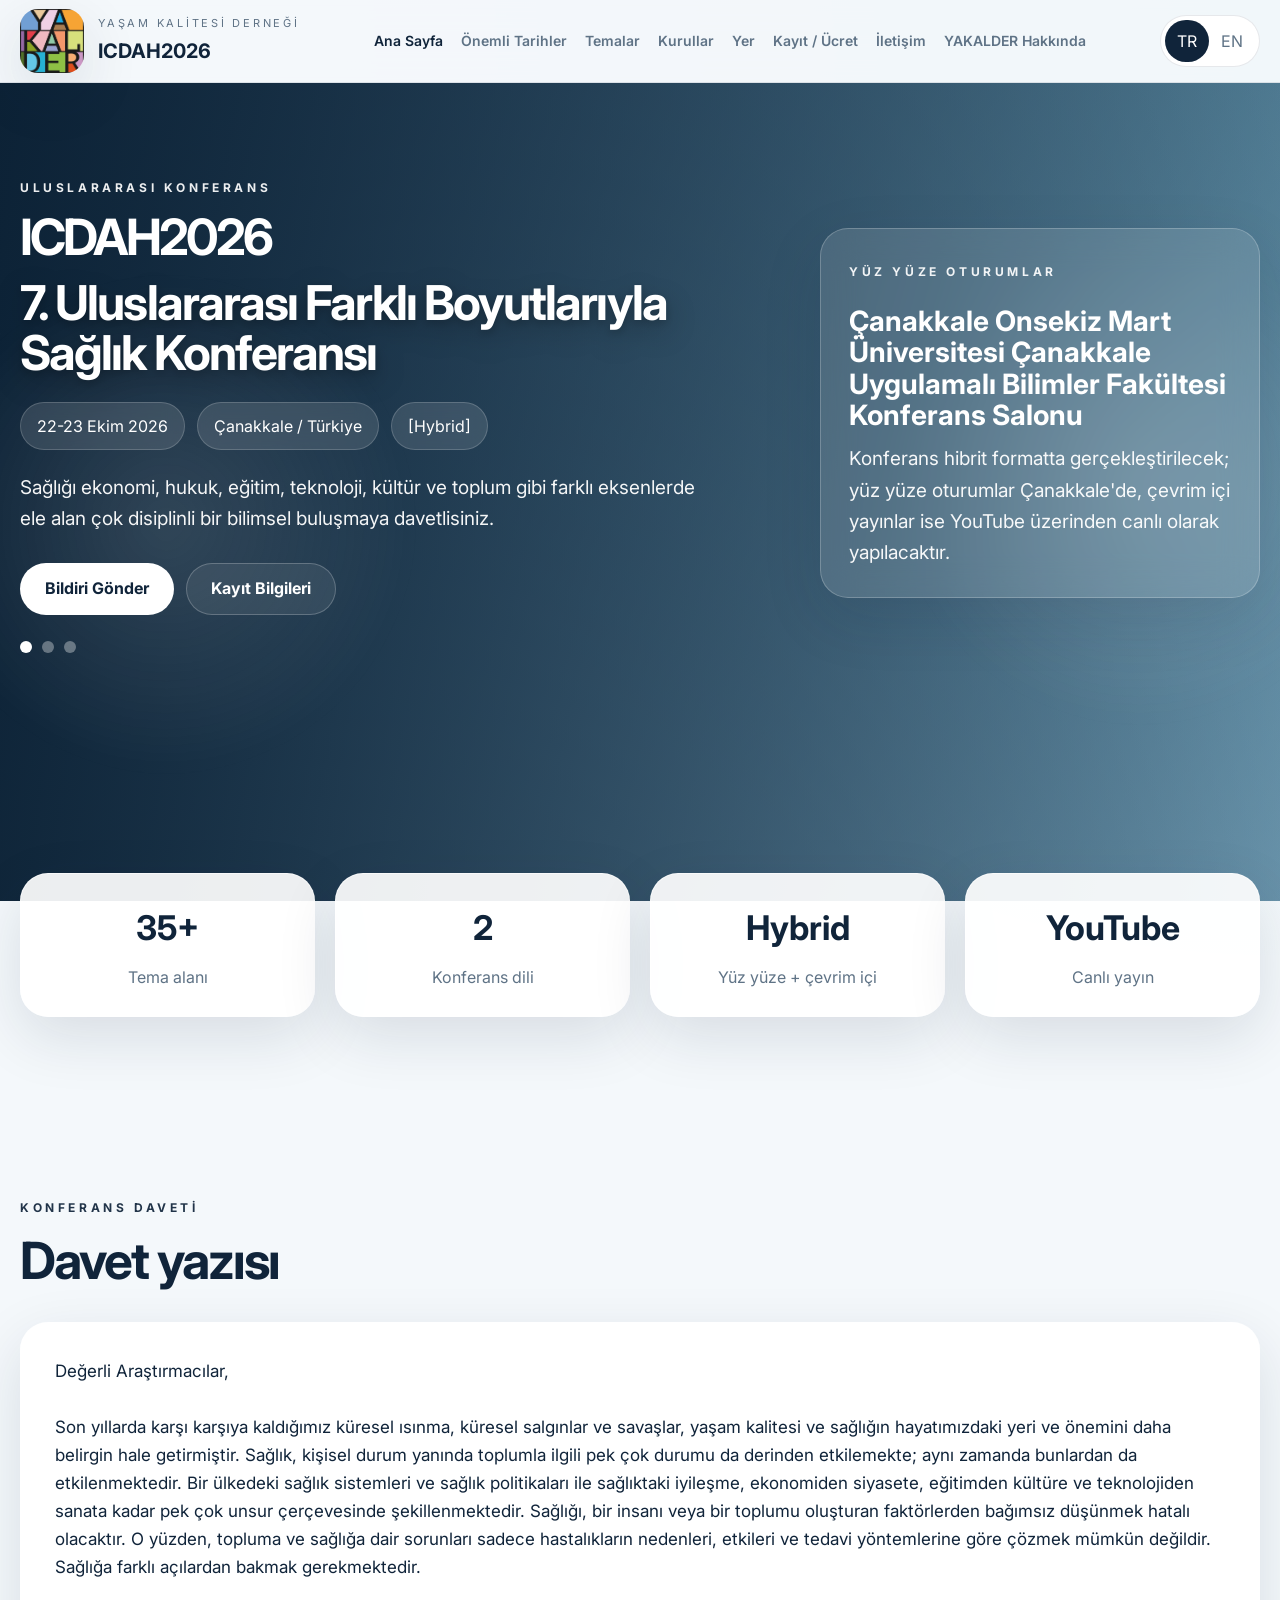
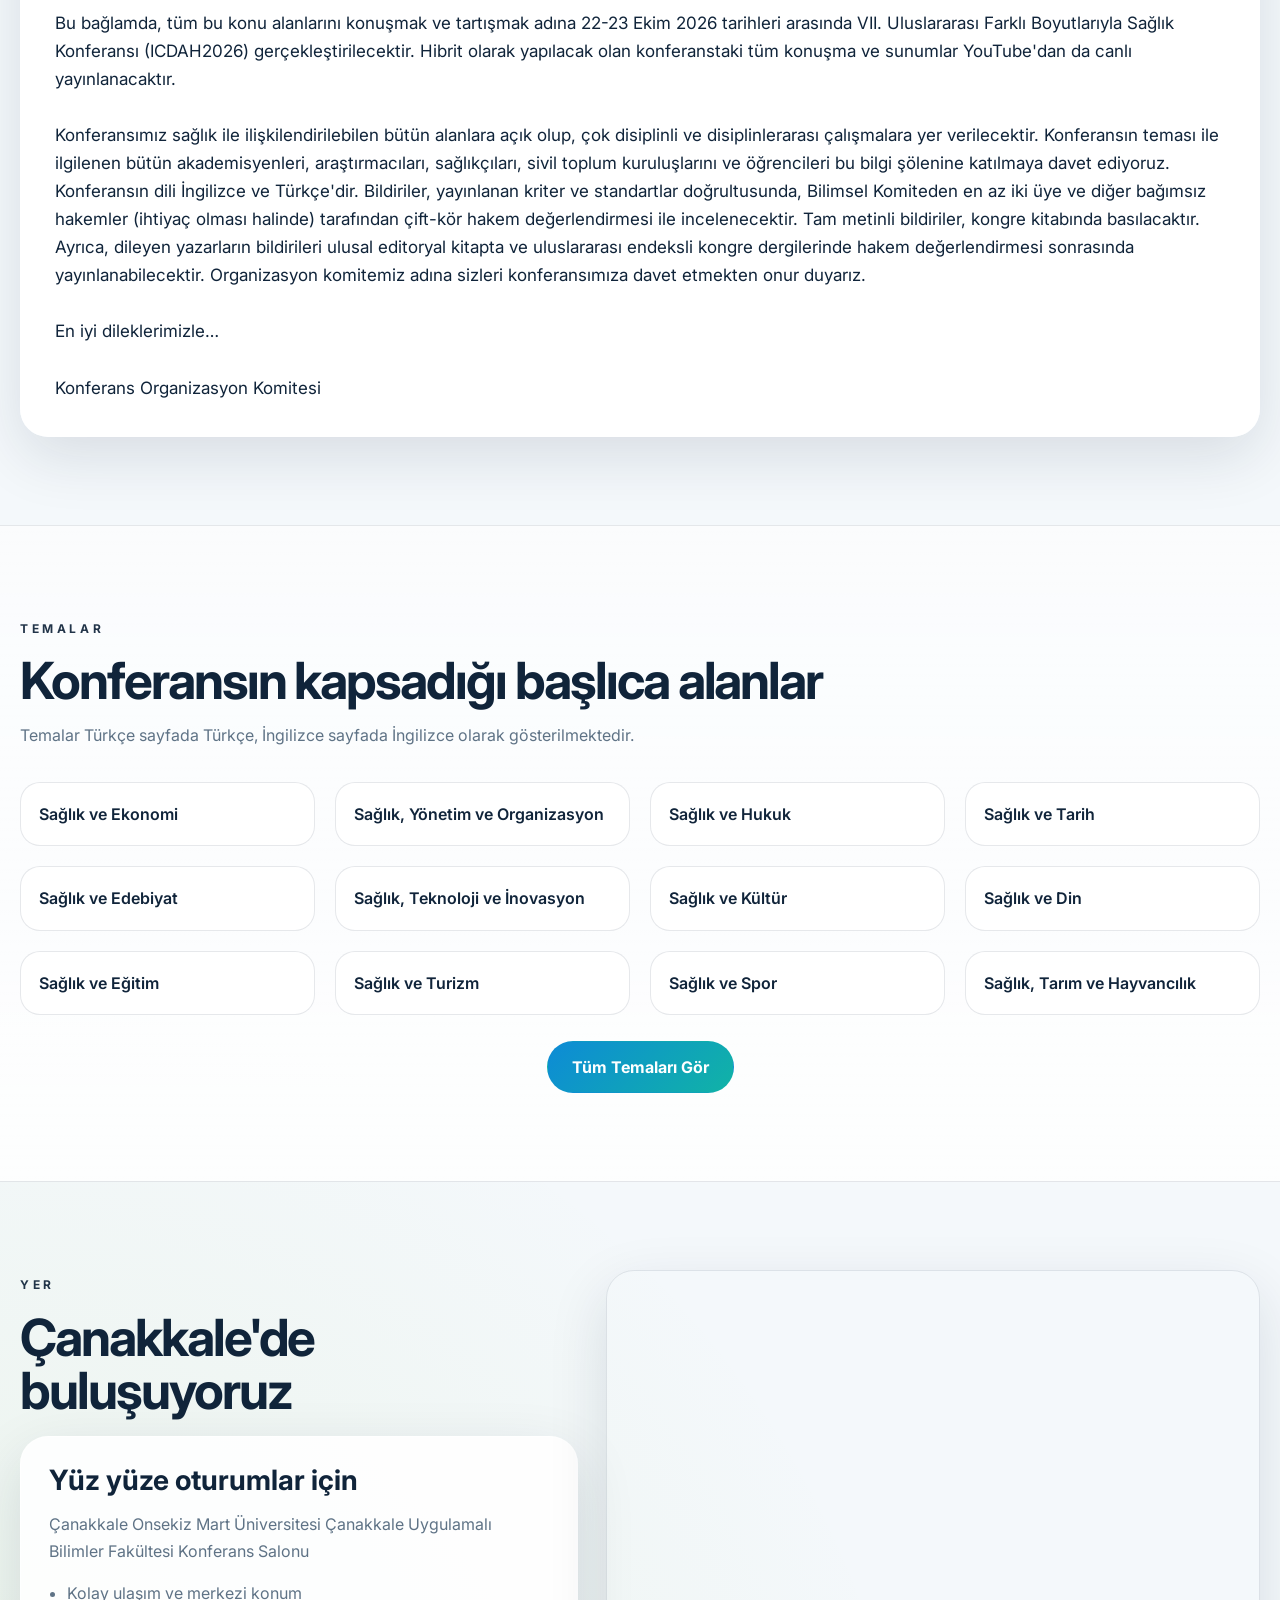
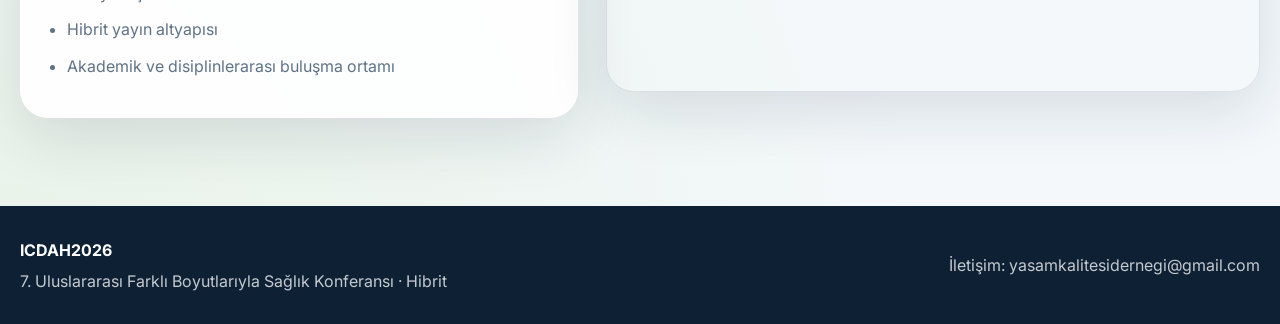
<file: index.html>
<!DOCTYPE html><html lang="tr" class="lang-tr"><head><title>ICDAH2026 | Ana Sayfa</title>
<meta charset="UTF-8">
<meta name="viewport" content="width=device-width, initial-scale=1.0">
<link rel="preconnect" href="https://fonts.googleapis.com">
<link rel="preconnect" href="https://fonts.gstatic.com" crossorigin>
<link href="https://fonts.googleapis.com/css2?family=Inter:wght@400;500;600;700;800&display=swap" rel="stylesheet">
<link rel="stylesheet" href="style.css">
</head><body>

<header class="topbar">
  <div class="container topbar-inner">
    <a href="index.html" class="brand">
      <span class="brand-mark"><img src="logo.png" alt="Dernek logosu"></span>
      <span class="brand-copy">
        <small><span data-lang-inline="tr">Yaşam Kalitesi Derneği</span><span data-lang-inline="en">Quality of Life Association</span></small>
        <strong>ICDAH2026</strong>
      </span>
    </a>
    <nav class="desktop-nav">
      <a href="index.html" class="active"><span data-lang-inline="tr">Ana Sayfa</span><span data-lang-inline="en">Home</span></a><a href="dates.html"><span data-lang-inline="tr">Önemli Tarihler</span><span data-lang-inline="en">Important Dates</span></a><a href="programme.html"><span data-lang-inline="tr">Temalar</span><span data-lang-inline="en">Themes</span></a><a href="speakers.html"><span data-lang-inline="tr">Kurullar</span><span data-lang-inline="en">Boards</span></a><a href="venue.html"><span data-lang-inline="tr">Yer</span><span data-lang-inline="en">Venue</span></a><a href="register.html"><span data-lang-inline="tr">Kayıt / Ücret</span><span data-lang-inline="en">Registration / Fee</span></a><a href="contact.html"><span data-lang-inline="tr">İletişim</span><span data-lang-inline="en">Contact</span></a><a href="https://yakalder.org/" target="_blank" rel="noopener"><span data-lang-inline="tr">YAKALDER Hakkında</span><span data-lang-inline="en">About YAKALDER</span></a>
    </nav>
    <div class="topbar-actions">
      <div class="lang-switch"><button id="langTR" class="active" type="button">TR</button><button id="langEN" type="button">EN</button></div>
      <button class="menu-toggle" id="menuToggle" type="button">☰</button>
    </div>
  </div>
  <div class="container mobile-panel" id="mobilePanel">
    <nav><a href="index.html"><span data-lang-inline="tr">Ana Sayfa</span><span data-lang-inline="en">Home</span></a><a href="dates.html"><span data-lang-inline="tr">Önemli Tarihler</span><span data-lang-inline="en">Important Dates</span></a><a href="programme.html"><span data-lang-inline="tr">Temalar</span><span data-lang-inline="en">Themes</span></a><a href="speakers.html"><span data-lang-inline="tr">Kurullar</span><span data-lang-inline="en">Boards</span></a><a href="venue.html"><span data-lang-inline="tr">Yer</span><span data-lang-inline="en">Venue</span></a><a href="register.html"><span data-lang-inline="tr">Kayıt / Ücret</span><span data-lang-inline="en">Registration / Fee</span></a><a href="contact.html"><span data-lang-inline="tr">İletişim</span><span data-lang-inline="en">Contact</span></a><a href="https://yakalder.org/" target="_blank" rel="noopener"><span data-lang-inline="tr">YAKALDER Hakkında</span><span data-lang-inline="en">About YAKALDER</span></a></nav>
  </div>
</header>


<main>
<section class="hero"><div class="hero-slider" aria-hidden="true"><div class="hero-slide active hero-slide-1"></div><div class="hero-slide hero-slide-2"></div><div class="hero-slide hero-slide-3"></div><div class="hero-overlay"></div><div class="hero-particles"></div></div>
<div class="container hero-inner"><div class="hero-copy">
<div class="eyebrow"><span data-lang-inline="tr">Uluslararası Konferans</span><span data-lang-inline="en">International Conference</span></div>
<h1 class="hero-main-title">ICDAH2026</h1>
<h2 class="hero-conference-title"><span data-lang="tr">7. Uluslararası Farklı Boyutlarıyla Sağlık Konferansı</span><span data-lang="en">7th International Conference on Different Aspects of Health</span></h2>
<div class="hero-meta"><span>22-23 Ekim 2026</span><span>Çanakkale / Türkiye</span><span>[Hybrid]</span></div>
<p><span data-lang="tr">Sağlığı ekonomi, hukuk, eğitim, teknoloji, kültür ve toplum gibi farklı eksenlerde ele alan çok disiplinli bir bilimsel buluşmaya davetlisiniz.</span><span data-lang="en">You are invited to a multidisciplinary scientific gathering that explores health through economy, law, education, technology, culture, and society.</span></p>
<div class="hero-cta"><a class="btn btn-primary" id="submitPaperBtn" href="#"><span data-lang-inline="tr">Bildiri Gönder</span><span data-lang-inline="en">Submit Paper</span></a><a class="btn btn-secondary" href="register.html"><span data-lang-inline="tr">Kayıt Bilgileri</span><span data-lang-inline="en">Registration Info</span></a></div>
<div class="slider-dots"><button class="slider-dot active" data-slide="0"></button><button class="slider-dot" data-slide="1"></button><button class="slider-dot" data-slide="2"></button></div>
</div>
<aside class="hero-card"><div class="eyebrow"><span data-lang-inline="tr">Yüz yüze oturumlar</span><span data-lang-inline="en">In-person sessions</span></div><h3><span data-lang="tr">Çanakkale Onsekiz Mart Üniversitesi Çanakkale Uygulamalı Bilimler Fakültesi Konferans Salonu</span><span data-lang="en">Çanakkale Onsekiz Mart Üniversitesi Çanakkale Uygulamalı Bilimler Fakültesi Konferans Salonu</span></h3><p><span data-lang="tr">Konferans hibrit formatta gerçekleştirilecek; yüz yüze oturumlar Çanakkale'de, çevrim içi yayınlar ise YouTube üzerinden canlı olarak yapılacaktır.</span><span data-lang="en">The conference will be held in a hybrid format; in-person sessions will take place in Çanakkale, while online sessions will be broadcast live on YouTube.</span></p></aside></div></section>
<section class="section section-tight"><div class="container stats-grid"><article class="stat-card"><strong>35+</strong><span data-lang="tr">Tema alanı</span><span data-lang="en">Theme areas</span></article><article class="stat-card"><strong>2</strong><span data-lang="tr">Konferans dili</span><span data-lang="en">Conference languages</span></article><article class="stat-card"><strong>Hybrid</strong><span data-lang="tr">Yüz yüze + çevrim içi</span><span data-lang="en">On-site + online</span></article><article class="stat-card"><strong>YouTube</strong><span data-lang="tr">Canlı yayın</span><span data-lang="en">Live streaming</span></article></div></section>
<section class="section"><div class="container"><div class="section-head narrow"><div class="eyebrow"><span data-lang-inline="tr">Konferans Daveti</span><span data-lang-inline="en">Conference Invitation</span></div><h2><span data-lang="tr">Davet yazısı</span><span data-lang="en">Invitation letter</span></h2></div><div class="prose-card"><p data-lang="tr">Değerli Araştırmacılar,<br><br>Son yıllarda karşı karşıya kaldığımız küresel ısınma, küresel salgınlar ve savaşlar, yaşam kalitesi ve sağlığın hayatımızdaki yeri ve önemini daha belirgin hale getirmiştir. Sağlık, kişisel durum yanında toplumla ilgili pek çok durumu da derinden etkilemekte; aynı zamanda bunlardan da etkilenmektedir. Bir ülkedeki sağlık sistemleri ve sağlık politikaları ile sağlıktaki iyileşme, ekonomiden siyasete, eğitimden kültüre ve teknolojiden sanata kadar pek çok unsur çerçevesinde şekillenmektedir. Sağlığı, bir insanı veya bir toplumu oluşturan faktörlerden bağımsız düşünmek hatalı olacaktır. O yüzden, topluma ve sağlığa dair sorunları sadece hastalıkların nedenleri, etkileri ve tedavi yöntemlerine göre çözmek mümkün değildir. Sağlığa farklı açılardan bakmak gerekmektedir.<br><br>Bu bağlamda, tüm bu konu alanlarını konuşmak ve tartışmak adına 22-23 Ekim 2026 tarihleri arasında VII. Uluslararası Farklı Boyutlarıyla Sağlık Konferansı (ICDAH2026) gerçekleştirilecektir. Hibrit olarak yapılacak olan konferanstaki tüm konuşma ve sunumlar YouTube'dan da canlı yayınlanacaktır.<br><br>Konferansımız sağlık ile ilişkilendirilebilen bütün alanlara açık olup, çok disiplinli ve disiplinlerarası çalışmalara yer verilecektir. Konferansın teması ile ilgilenen bütün akademisyenleri, araştırmacıları, sağlıkçıları, sivil toplum kuruluşlarını ve öğrencileri bu bilgi şölenine katılmaya davet ediyoruz. Konferansın dili İngilizce ve Türkçe'dir. Bildiriler, yayınlanan kriter ve standartlar doğrultusunda, Bilimsel Komiteden en az iki üye ve diğer bağımsız hakemler (ihtiyaç olması halinde) tarafından çift-kör hakem değerlendirmesi ile incelenecektir. Tam metinli bildiriler, kongre kitabında basılacaktır. Ayrıca, dileyen yazarların bildirileri ulusal editoryal kitapta ve uluslararası endeksli kongre dergilerinde hakem değerlendirmesi sonrasında yayınlanabilecektir. Organizasyon komitemiz adına sizleri konferansımıza davet etmekten onur duyarız.<br><br>En iyi dileklerimizle…<br><br>Konferans Organizasyon Komitesi</p><p data-lang="en">Dear Researchers,<br><br>Global warming, pandemics, and wars have made the place and importance of health and quality of life even more visible in recent years. Health deeply affects many conditions related to society in addition to the individual, and it is also shaped by them. In a country, health systems, health policies, and improvements in health are influenced by many elements ranging from the economy to politics, from education to culture, and from technology to art. It would be a mistake to think about health independently from the factors that shape an individual or a society. Therefore, it is not possible to solve social and health-related problems only through the causes, effects, and treatment methods of diseases. Health should be approached from multiple perspectives.<br><br>In this context, the 7th International Conference on Different Aspects of Health (ICDAH2026) will be held on 22-23 October 2026 in order to discuss and debate all of these fields. The conference will be organized in a hybrid format, and all talks and presentations will also be streamed live on YouTube.<br><br>Our conference is open to all fields that can be associated with health, and it welcomes multidisciplinary and interdisciplinary studies. We invite all academics, researchers, health professionals, non-governmental organizations, and students who are interested in the conference theme to take part in this knowledge-sharing event. The languages of the conference are English and Turkish. Submitted papers will be evaluated through a double-blind review process by at least two members of the Scientific Committee and, when necessary, additional independent reviewers, in line with the announced criteria and standards. Full papers will be published in the conference book. In addition, papers of authors who wish may be published in a national editorial book and in internationally indexed conference journals after peer review. On behalf of our organizing committee, it is our honor to invite you to our conference.<br><br>With our best regards,<br><br>Conference Organizing Committee</p></div></div></section>
<section class="section alt"><div class="container"><div class="section-head"><div class="eyebrow"><span data-lang-inline="tr">Temalar</span><span data-lang-inline="en">Themes</span></div><h2><span data-lang="tr">Konferansın kapsadığı başlıca alanlar</span><span data-lang="en">Major areas covered by the conference</span></h2><p><span data-lang="tr">Temalar Türkçe sayfada Türkçe, İngilizce sayfada İngilizce olarak gösterilmektedir.</span><span data-lang="en">Themes are displayed in Turkish on the Turkish page and in English on the English page.</span></p></div><div class="theme-preview-grid"><div class="mini-theme"><span data-lang="tr">Sağlık ve Ekonomi</span><span data-lang="en">Health and Economy</span></div><div class="mini-theme"><span data-lang="tr">Sağlık, Yönetim ve Organizasyon</span><span data-lang="en">Health, Management and Organization</span></div><div class="mini-theme"><span data-lang="tr">Sağlık ve Hukuk</span><span data-lang="en">Health and Law</span></div><div class="mini-theme"><span data-lang="tr">Sağlık ve Tarih</span><span data-lang="en">Health and History</span></div><div class="mini-theme"><span data-lang="tr">Sağlık ve Edebiyat</span><span data-lang="en">Health and Literature</span></div><div class="mini-theme"><span data-lang="tr">Sağlık, Teknoloji ve İnovasyon</span><span data-lang="en">Health, Technology and Innovation</span></div><div class="mini-theme"><span data-lang="tr">Sağlık ve Kültür</span><span data-lang="en">Health and Culture</span></div><div class="mini-theme"><span data-lang="tr">Sağlık ve Din</span><span data-lang="en">Health and Religion</span></div><div class="mini-theme"><span data-lang="tr">Sağlık ve Eğitim</span><span data-lang="en">Health and Education</span></div><div class="mini-theme"><span data-lang="tr">Sağlık ve Turizm</span><span data-lang="en">Health and Tourism</span></div><div class="mini-theme"><span data-lang="tr">Sağlık ve Spor</span><span data-lang="en">Health and Sports</span></div><div class="mini-theme"><span data-lang="tr">Sağlık, Tarım ve Hayvancılık</span><span data-lang="en">Health, Agriculture and Livestock</span></div></div><div class="centered-actions"><a class="btn btn-primary dark" href="programme.html"><span data-lang-inline="tr">Tüm Temaları Gör</span><span data-lang-inline="en">View All Themes</span></a></div></div></section>
<section class="section"><div class="container grid-2"><div><div class="section-head compact"><div class="eyebrow"><span data-lang-inline="tr">Yer</span><span data-lang-inline="en">Venue</span></div><h2><span data-lang="tr">Çanakkale'de buluşuyoruz</span><span data-lang="en">Meeting in Çanakkale</span></h2></div><div class="card"><h3><span data-lang="tr">Yüz yüze oturumlar için</span><span data-lang="en">For in-person sessions</span></h3><p>Çanakkale Onsekiz Mart Üniversitesi Çanakkale Uygulamalı Bilimler Fakültesi Konferans Salonu</p><ul class="feature-list"><li><span data-lang="tr">Kolay ulaşım ve merkezi konum</span><span data-lang="en">Easy access and central location</span></li><li><span data-lang="tr">Hibrit yayın altyapısı</span><span data-lang="en">Hybrid streaming infrastructure</span></li><li><span data-lang="tr">Akademik ve disiplinlerarası buluşma ortamı</span><span data-lang="en">Academic and interdisciplinary meeting environment</span></li></ul></div></div><div class="map-wrap"><iframe title="Conference venue map" src="https://www.google.com/maps?q=Çanakkale%20Onsekiz%20Mart%20Üniversitesi%20Çanakkale%20Uygulamalı%20Bilimler%20Fakültesi&output=embed" loading="lazy" referrerpolicy="no-referrer-when-downgrade" allowfullscreen></iframe></div></div></section>
</main>
<footer class="footer">
  <div class="container footer-inner">
    <div><strong>ICDAH2026</strong><div><span data-lang-inline="tr">7. Uluslararası Farklı Boyutlarıyla Sağlık Konferansı · Hibrit</span><span data-lang-inline="en">7th International Conference on Different Aspects of Health · Hybrid</span></div></div>
    <div><span data-lang-inline="tr">İletişim: yasamkalitesidernegi@gmail.com</span><span data-lang-inline="en">Contact: yasamkalitesidernegi@gmail.com</span></div>
  </div>
</footer>
<script src="script.js"></script></body></html>
</file>
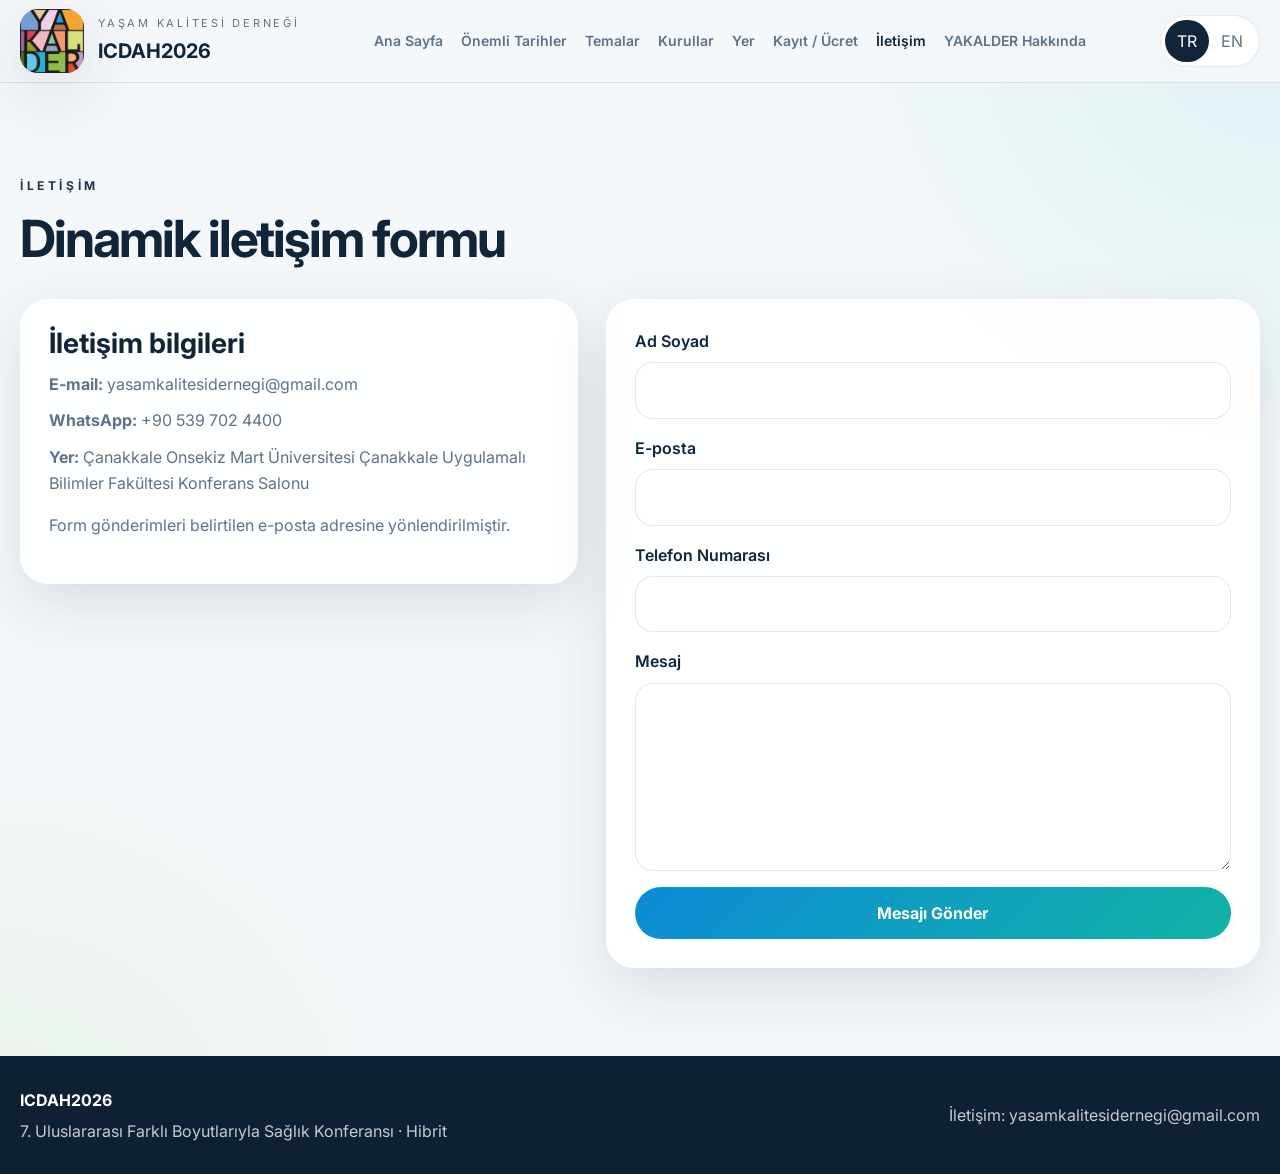
<file: contact.html>
<!DOCTYPE html><html lang="tr" class="lang-tr"><head><title>ICDAH2026 | İletişim</title>
<meta charset="UTF-8">
<meta name="viewport" content="width=device-width, initial-scale=1.0">
<link rel="preconnect" href="https://fonts.googleapis.com">
<link rel="preconnect" href="https://fonts.gstatic.com" crossorigin>
<link href="https://fonts.googleapis.com/css2?family=Inter:wght@400;500;600;700;800&display=swap" rel="stylesheet">
<link rel="stylesheet" href="style.css">
</head><body>

<header class="topbar">
  <div class="container topbar-inner">
    <a href="index.html" class="brand">
      <span class="brand-mark"><img src="logo.png" alt="Dernek logosu"></span>
      <span class="brand-copy">
        <small><span data-lang-inline="tr">Yaşam Kalitesi Derneği</span><span data-lang-inline="en">Quality of Life Association</span></small>
        <strong>ICDAH2026</strong>
      </span>
    </a>
    <nav class="desktop-nav">
      <a href="index.html"><span data-lang-inline="tr">Ana Sayfa</span><span data-lang-inline="en">Home</span></a><a href="dates.html"><span data-lang-inline="tr">Önemli Tarihler</span><span data-lang-inline="en">Important Dates</span></a><a href="programme.html"><span data-lang-inline="tr">Temalar</span><span data-lang-inline="en">Themes</span></a><a href="speakers.html"><span data-lang-inline="tr">Kurullar</span><span data-lang-inline="en">Boards</span></a><a href="venue.html"><span data-lang-inline="tr">Yer</span><span data-lang-inline="en">Venue</span></a><a href="register.html"><span data-lang-inline="tr">Kayıt / Ücret</span><span data-lang-inline="en">Registration / Fee</span></a><a href="contact.html" class="active"><span data-lang-inline="tr">İletişim</span><span data-lang-inline="en">Contact</span></a><a href="https://yakalder.org/" target="_blank" rel="noopener"><span data-lang-inline="tr">YAKALDER Hakkında</span><span data-lang-inline="en">About YAKALDER</span></a>
    </nav>
    <div class="topbar-actions">
      <div class="lang-switch"><button id="langTR" class="active" type="button">TR</button><button id="langEN" type="button">EN</button></div>
      <button class="menu-toggle" id="menuToggle" type="button">☰</button>
    </div>
  </div>
  <div class="container mobile-panel" id="mobilePanel">
    <nav><a href="index.html"><span data-lang-inline="tr">Ana Sayfa</span><span data-lang-inline="en">Home</span></a><a href="dates.html"><span data-lang-inline="tr">Önemli Tarihler</span><span data-lang-inline="en">Important Dates</span></a><a href="programme.html"><span data-lang-inline="tr">Temalar</span><span data-lang-inline="en">Themes</span></a><a href="speakers.html"><span data-lang-inline="tr">Kurullar</span><span data-lang-inline="en">Boards</span></a><a href="venue.html"><span data-lang-inline="tr">Yer</span><span data-lang-inline="en">Venue</span></a><a href="register.html"><span data-lang-inline="tr">Kayıt / Ücret</span><span data-lang-inline="en">Registration / Fee</span></a><a href="contact.html"><span data-lang-inline="tr">İletişim</span><span data-lang-inline="en">Contact</span></a><a href="https://yakalder.org/" target="_blank" rel="noopener"><span data-lang-inline="tr">YAKALDER Hakkında</span><span data-lang-inline="en">About YAKALDER</span></a></nav>
  </div>
</header>

<main class="section"><div class="container"><div class="section-head"><div class="eyebrow"><span data-lang-inline="tr">İletişim</span><span data-lang-inline="en">Contact</span></div><h2><span data-lang="tr">Dinamik iletişim formu</span><span data-lang="en">Dynamic contact form</span></h2></div><div class="grid-2"><article class="card"><h3><span data-lang="tr">İletişim bilgileri</span><span data-lang="en">Contact information</span></h3><div class="info-stack"><div><strong>E-mail:</strong> yasamkalitesidernegi@gmail.com</div><div><strong>WhatsApp:</strong> +90 539 702 4400</div><div><strong><span data-lang-inline="tr">Yer:</span><span data-lang-inline="en">Venue:</span></strong> Çanakkale Onsekiz Mart Üniversitesi Çanakkale Uygulamalı Bilimler Fakültesi Konferans Salonu</div></div><p class="muted"><span data-lang="tr">Form gönderimleri belirtilen e-posta adresine yönlendirilmiştir.</span><span data-lang="en">Form submissions are directed to the specified email address.</span></p></article><article class="card"><form class="contact-form" action="https://formsubmit.co/yasamkalitesidernegi@gmail.com" method="POST"><input type="hidden" name="_subject" value="ICDAH2026 Contact Form Submission"><input type="hidden" name="_captcha" value="true"><input type="hidden" name="_template" value="table"><input type="hidden" name="_next" value="https://example.com/thanks"><input type="hidden" name="_replyto" value=""><input type="text" name="_honey" class="hidden-field" tabindex="-1" autocomplete="off"><label><span><span data-lang-inline="tr">Ad Soyad</span><span data-lang-inline="en">Full Name</span></span><input type="text" name="Ad Soyad" required></label><label><span><span data-lang-inline="tr">E-posta</span><span data-lang-inline="en">Email</span></span><input type="email" id="replyEmail" name="Email" required></label><label><span><span data-lang-inline="tr">Telefon Numarası</span><span data-lang-inline="en">Phone Number</span></span><input type="tel" name="Telefon" required></label><label><span><span data-lang-inline="tr">Mesaj</span><span data-lang-inline="en">Message</span></span><textarea name="Mesaj" rows="6" required></textarea></label><button class="btn btn-primary dark" type="submit"><span data-lang-inline="tr">Mesajı Gönder</span><span data-lang-inline="en">Send Message</span></button></form></article></div></div></main>
<footer class="footer">
  <div class="container footer-inner">
    <div><strong>ICDAH2026</strong><div><span data-lang-inline="tr">7. Uluslararası Farklı Boyutlarıyla Sağlık Konferansı · Hibrit</span><span data-lang-inline="en">7th International Conference on Different Aspects of Health · Hybrid</span></div></div>
    <div><span data-lang-inline="tr">İletişim: yasamkalitesidernegi@gmail.com</span><span data-lang-inline="en">Contact: yasamkalitesidernegi@gmail.com</span></div>
  </div>
</footer>
<script src="script.js"></script></body></html>
</file>
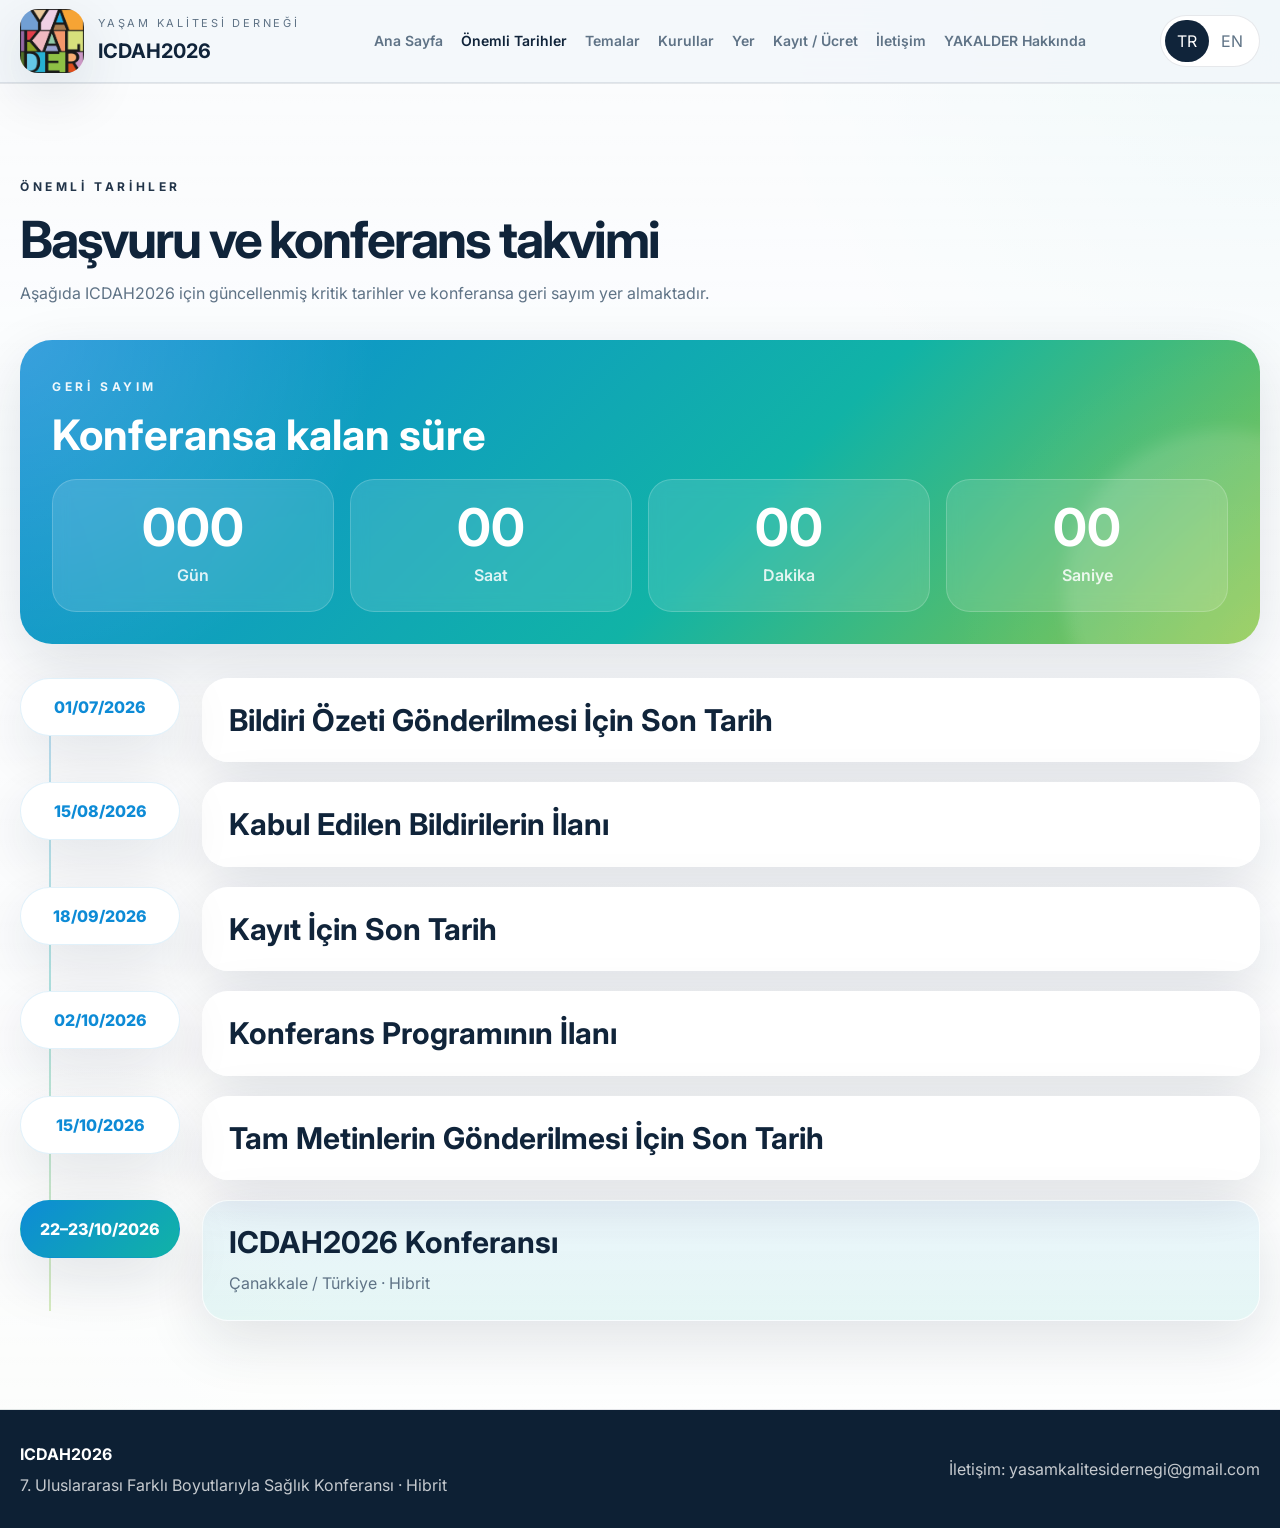
<file: dates.html>
<!DOCTYPE html><html lang="tr" class="lang-tr"><head><title>ICDAH2026 | Önemli Tarihler</title>
<meta charset="UTF-8"><meta name="viewport" content="width=device-width, initial-scale=1.0">
<link rel="preconnect" href="https://fonts.googleapis.com"><link rel="preconnect" href="https://fonts.gstatic.com" crossorigin>
<link href="https://fonts.googleapis.com/css2?family=Inter:wght@400;500;600;700;800&display=swap" rel="stylesheet"><link rel="stylesheet" href="style.css"></head><body>

<header class="topbar">
  <div class="container topbar-inner">
    <a href="index.html" class="brand">
      <span class="brand-mark"><img src="logo.png" alt="Dernek logosu"></span>
      <span class="brand-copy">
        <small><span data-lang-inline="tr">Yaşam Kalitesi Derneği</span><span data-lang-inline="en">Quality of Life Association</span></small>
        <strong>ICDAH2026</strong>
      </span>
    </a>
    <nav class="desktop-nav">
      <a href="index.html"><span data-lang-inline="tr">Ana Sayfa</span><span data-lang-inline="en">Home</span></a><a href="dates.html" class="active"><span data-lang-inline="tr">Önemli Tarihler</span><span data-lang-inline="en">Important Dates</span></a><a href="programme.html"><span data-lang-inline="tr">Temalar</span><span data-lang-inline="en">Themes</span></a><a href="speakers.html"><span data-lang-inline="tr">Kurullar</span><span data-lang-inline="en">Boards</span></a><a href="venue.html"><span data-lang-inline="tr">Yer</span><span data-lang-inline="en">Venue</span></a><a href="register.html"><span data-lang-inline="tr">Kayıt / Ücret</span><span data-lang-inline="en">Registration / Fee</span></a><a href="contact.html"><span data-lang-inline="tr">İletişim</span><span data-lang-inline="en">Contact</span></a><a href="https://yakalder.org/" target="_blank" rel="noopener"><span data-lang-inline="tr">YAKALDER Hakkında</span><span data-lang-inline="en">About YAKALDER</span></a>
    </nav>
    <div class="topbar-actions">
      <div class="lang-switch"><button id="langTR" class="active" type="button">TR</button><button id="langEN" type="button">EN</button></div>
      <button class="menu-toggle" id="menuToggle" type="button">☰</button>
    </div>
  </div>
  <div class="container mobile-panel" id="mobilePanel">
    <nav><a href="index.html"><span data-lang-inline="tr">Ana Sayfa</span><span data-lang-inline="en">Home</span></a><a href="dates.html"><span data-lang-inline="tr">Önemli Tarihler</span><span data-lang-inline="en">Important Dates</span></a><a href="programme.html"><span data-lang-inline="tr">Temalar</span><span data-lang-inline="en">Themes</span></a><a href="speakers.html"><span data-lang-inline="tr">Kurullar</span><span data-lang-inline="en">Boards</span></a><a href="venue.html"><span data-lang-inline="tr">Yer</span><span data-lang-inline="en">Venue</span></a><a href="register.html"><span data-lang-inline="tr">Kayıt / Ücret</span><span data-lang-inline="en">Registration / Fee</span></a><a href="contact.html"><span data-lang-inline="tr">İletişim</span><span data-lang-inline="en">Contact</span></a><a href="https://yakalder.org/" target="_blank" rel="noopener"><span data-lang-inline="tr">YAKALDER Hakkında</span><span data-lang-inline="en">About YAKALDER</span></a></nav>
  </div>
</header>


<main class="section alt">
  <div class="container">
    <div class="section-head narrow">
      <div class="eyebrow"><span data-lang-inline="tr">Önemli Tarihler</span><span data-lang-inline="en">Important Dates</span></div>
      <h2><span data-lang="tr">Başvuru ve konferans takvimi</span><span data-lang="en">Submission and conference timeline</span></h2>
      <p><span data-lang="tr">Aşağıda ICDAH2026 için güncellenmiş kritik tarihler ve konferansa geri sayım yer almaktadır.</span><span data-lang="en">Below are the updated critical dates for ICDAH2026 and a live countdown to the conference.</span></p>
    </div>

    <section class="countdown-shell">
      <div class="countdown-card">
        <div class="eyebrow"><span data-lang-inline="tr">Geri Sayım</span><span data-lang-inline="en">Countdown</span></div>
        <h3><span data-lang="tr">Konferansa kalan süre</span><span data-lang="en">Time left to the conference</span></h3>
        <div class="countdown-grid" id="countdown">
          <div class="count-box"><strong id="days">000</strong><span><span data-lang-inline="tr">Gün</span><span data-lang-inline="en">Days</span></span></div>
          <div class="count-box"><strong id="hours">00</strong><span><span data-lang-inline="tr">Saat</span><span data-lang-inline="en">Hours</span></span></div>
          <div class="count-box"><strong id="minutes">00</strong><span><span data-lang-inline="tr">Dakika</span><span data-lang-inline="en">Minutes</span></span></div>
          <div class="count-box"><strong id="seconds">00</strong><span><span data-lang-inline="tr">Saniye</span><span data-lang-inline="en">Seconds</span></span></div>
        </div>
      </div>
    </section>

    <section class="dates-timeline">
      <article class="date-node">
        <div class="date-badge">01/07/2026</div>
        <div class="date-content">
          <h3><span data-lang="tr">Bildiri Özeti Gönderilmesi İçin Son Tarih</span><span data-lang="en">Deadline for Abstract Submission</span></h3>
        </div>
      </article>
      <article class="date-node">
        <div class="date-badge">15/08/2026</div>
        <div class="date-content">
          <h3><span data-lang="tr">Kabul Edilen Bildirilerin İlanı</span><span data-lang="en">Announcement of Accepted Papers</span></h3>
        </div>
      </article>
      <article class="date-node">
        <div class="date-badge">18/09/2026</div>
        <div class="date-content">
          <h3><span data-lang="tr">Kayıt İçin Son Tarih</span><span data-lang="en">Last Date for Registration</span></h3>
        </div>
      </article>
      <article class="date-node">
        <div class="date-badge">02/10/2026</div>
        <div class="date-content">
          <h3><span data-lang="tr">Konferans Programının İlanı</span><span data-lang="en">Announcement of the Conference Program</span></h3>
        </div>
      </article>
      <article class="date-node">
        <div class="date-badge">15/10/2026</div>
        <div class="date-content">
          <h3><span data-lang="tr">Tam Metinlerin Gönderilmesi İçin Son Tarih</span><span data-lang="en">Deadline for Full-Text Submission</span></h3>
        </div>
      </article>
      <article class="date-node featured">
        <div class="date-badge">22–23/10/2026</div>
        <div class="date-content">
          <h3><span data-lang="tr">ICDAH2026 Konferansı</span><span data-lang="en">ICDAH2026 Conference</span></h3>
          <p><span data-lang="tr">Çanakkale / Türkiye · Hibrit</span><span data-lang="en">Çanakkale / Türkiye · Hybrid</span></p>
        </div>
      </article>
    </section>
  </div>
</main>

<footer class="footer">
  <div class="container footer-inner">
    <div><strong>ICDAH2026</strong><div><span data-lang-inline="tr">7. Uluslararası Farklı Boyutlarıyla Sağlık Konferansı · Hibrit</span><span data-lang-inline="en">7th International Conference on Different Aspects of Health · Hybrid</span></div></div>
    <div><span data-lang-inline="tr">İletişim: yasamkalitesidernegi@gmail.com</span><span data-lang-inline="en">Contact: yasamkalitesidernegi@gmail.com</span></div>
  </div>
</footer>
<script src="script.js"></script>
</body></html>
</file>
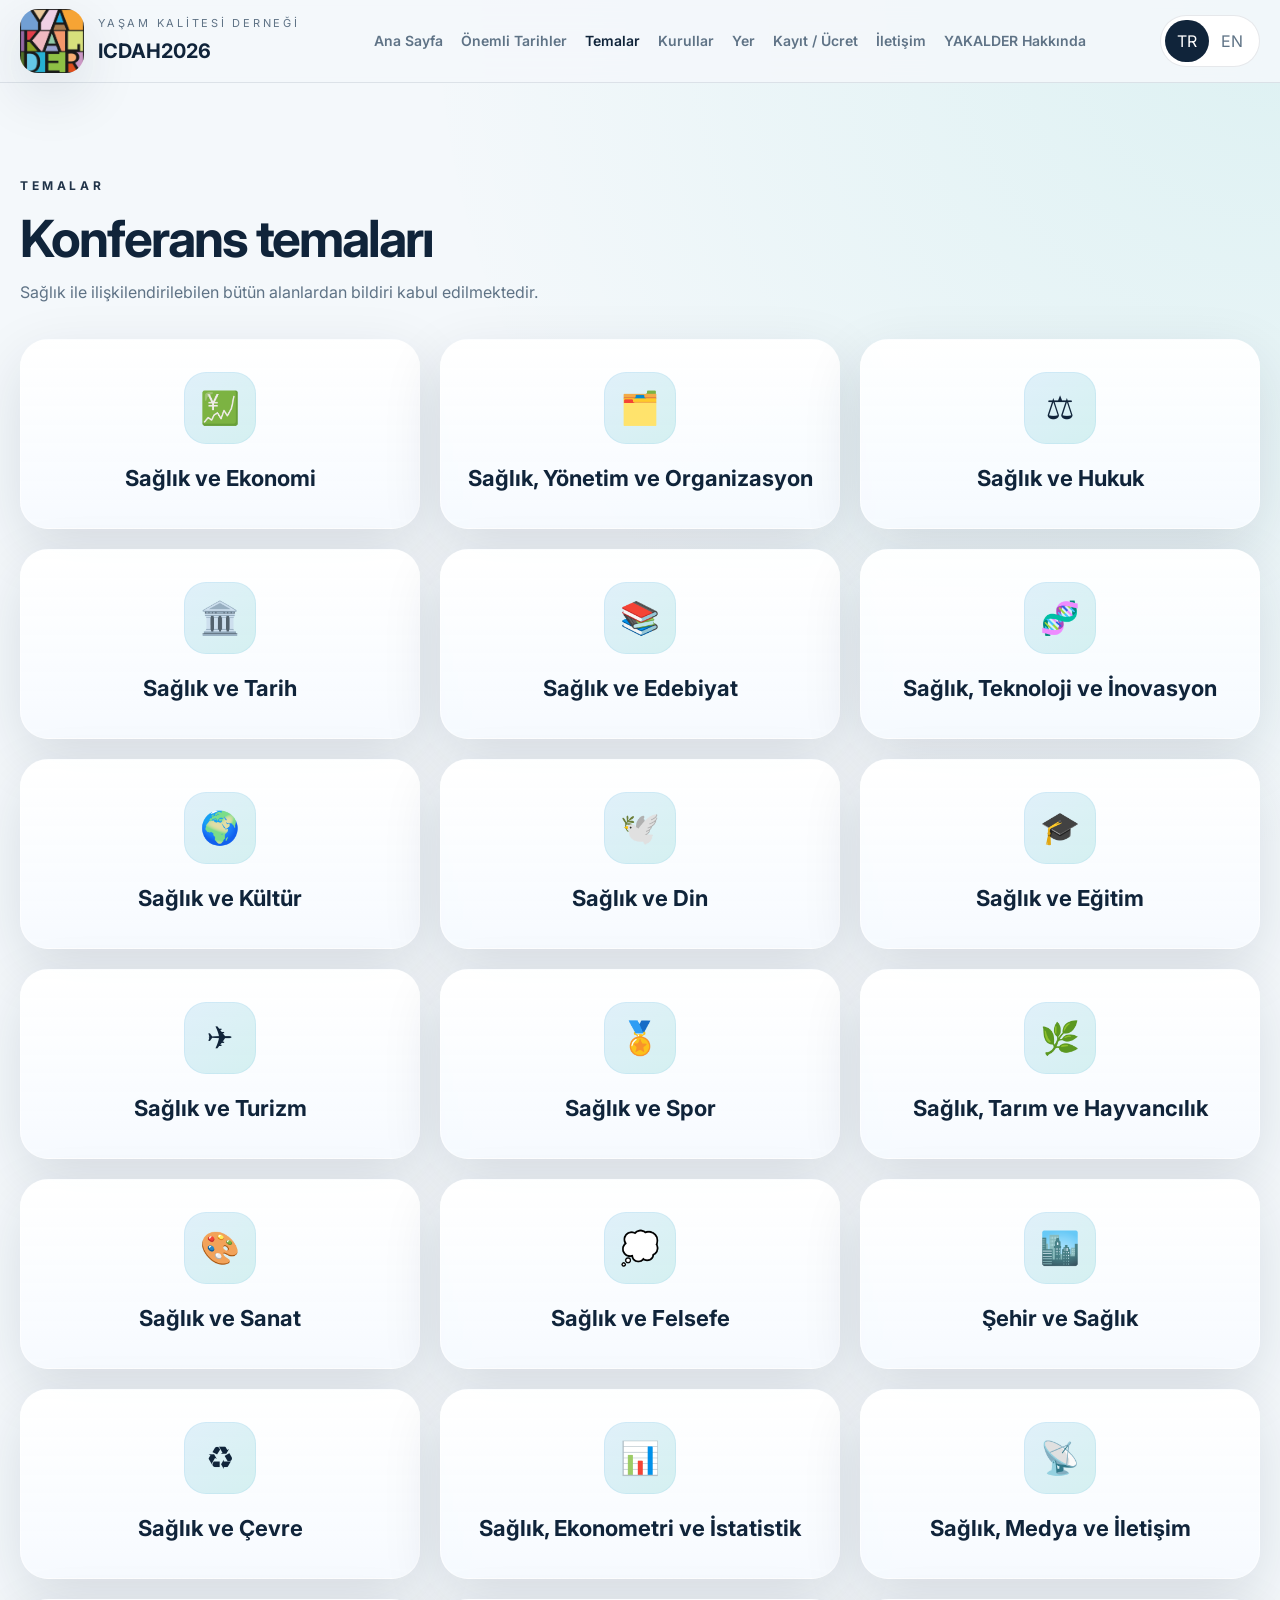
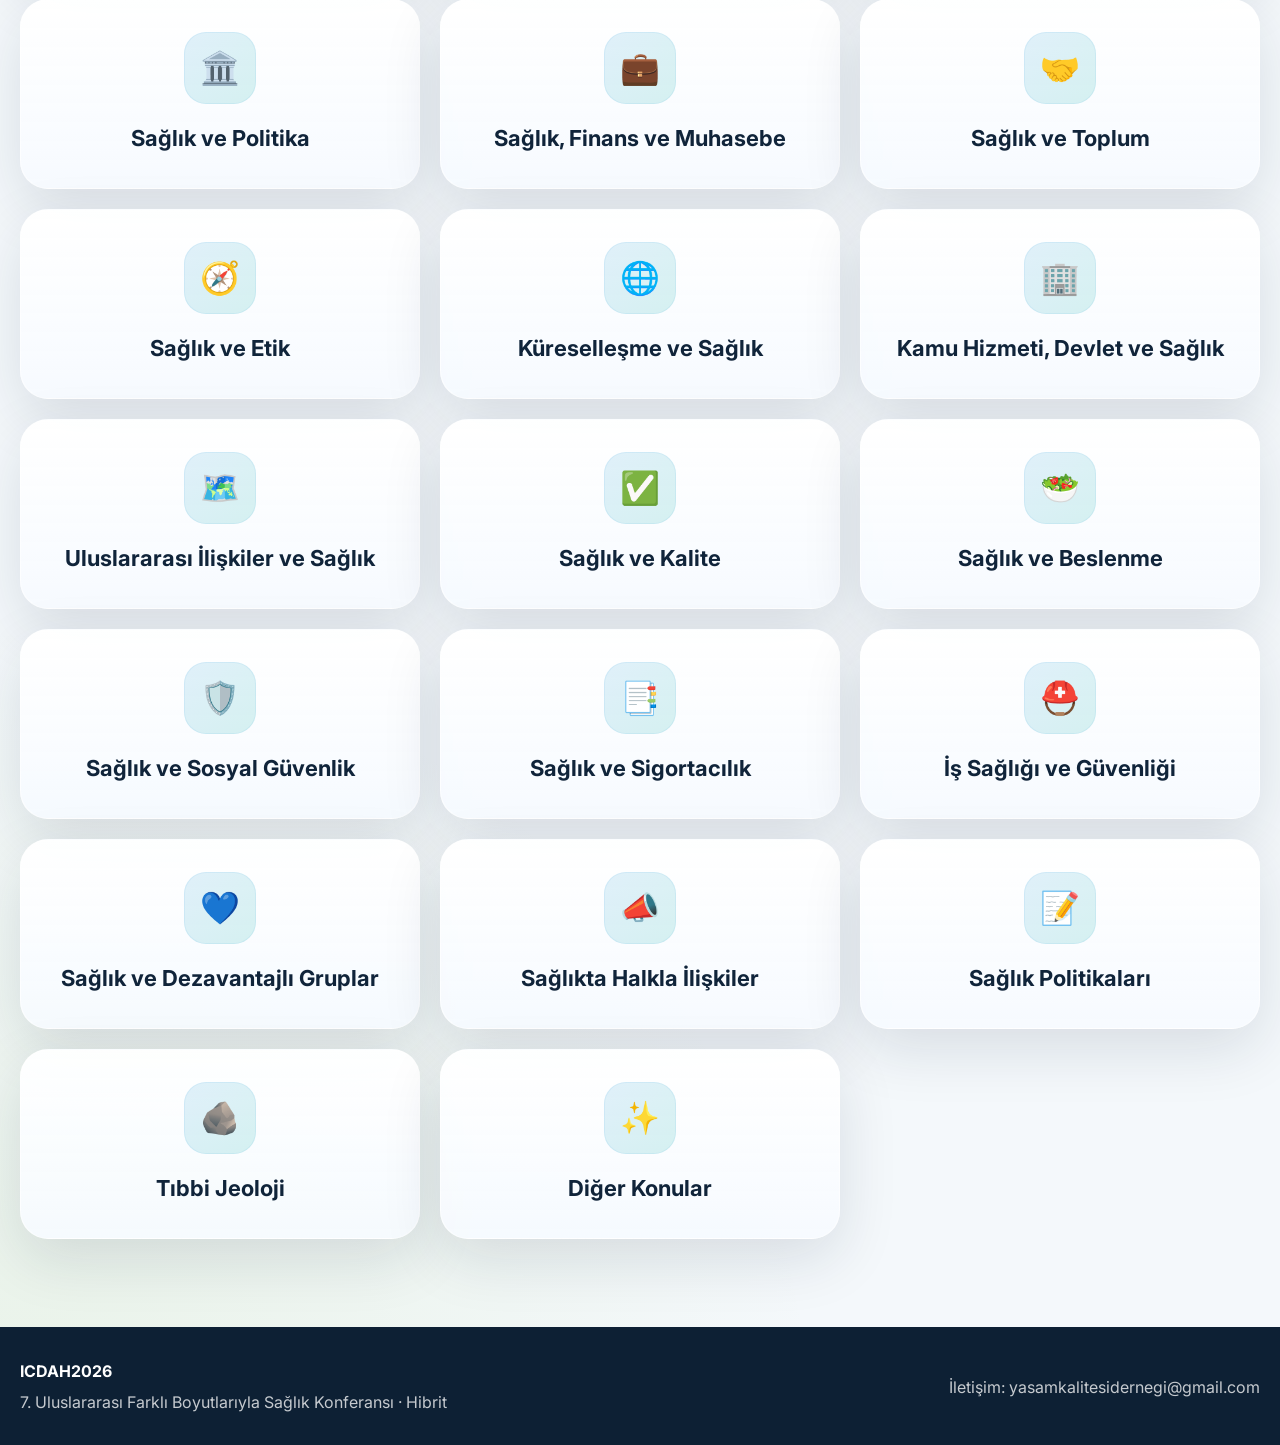
<file: programme.html>
<!DOCTYPE html><html lang="tr" class="lang-tr"><head><title>ICDAH2026 | Temalar</title>
<meta charset="UTF-8"><meta name="viewport" content="width=device-width, initial-scale=1.0">
<link rel="preconnect" href="https://fonts.googleapis.com"><link rel="preconnect" href="https://fonts.gstatic.com" crossorigin>
<link href="https://fonts.googleapis.com/css2?family=Inter:wght@400;500;600;700;800&display=swap" rel="stylesheet"><link rel="stylesheet" href="style.css"></head><body>

<header class="topbar">
  <div class="container topbar-inner">
    <a href="index.html" class="brand">
      <span class="brand-mark"><img src="logo.png" alt="Dernek logosu"></span>
      <span class="brand-copy">
        <small><span data-lang-inline="tr">Yaşam Kalitesi Derneği</span><span data-lang-inline="en">Quality of Life Association</span></small>
        <strong>ICDAH2026</strong>
      </span>
    </a>
    <nav class="desktop-nav">
      <a href="index.html"><span data-lang-inline="tr">Ana Sayfa</span><span data-lang-inline="en">Home</span></a><a href="dates.html"><span data-lang-inline="tr">Önemli Tarihler</span><span data-lang-inline="en">Important Dates</span></a><a href="programme.html" class="active"><span data-lang-inline="tr">Temalar</span><span data-lang-inline="en">Themes</span></a><a href="speakers.html"><span data-lang-inline="tr">Kurullar</span><span data-lang-inline="en">Boards</span></a><a href="venue.html"><span data-lang-inline="tr">Yer</span><span data-lang-inline="en">Venue</span></a><a href="register.html"><span data-lang-inline="tr">Kayıt / Ücret</span><span data-lang-inline="en">Registration / Fee</span></a><a href="contact.html"><span data-lang-inline="tr">İletişim</span><span data-lang-inline="en">Contact</span></a><a href="https://yakalder.org/" target="_blank" rel="noopener"><span data-lang-inline="tr">YAKALDER Hakkında</span><span data-lang-inline="en">About YAKALDER</span></a>
    </nav>
    <div class="topbar-actions">
      <div class="lang-switch"><button id="langTR" class="active" type="button">TR</button><button id="langEN" type="button">EN</button></div>
      <button class="menu-toggle" id="menuToggle" type="button">☰</button>
    </div>
  </div>
  <div class="container mobile-panel" id="mobilePanel">
    <nav><a href="index.html"><span data-lang-inline="tr">Ana Sayfa</span><span data-lang-inline="en">Home</span></a><a href="dates.html"><span data-lang-inline="tr">Önemli Tarihler</span><span data-lang-inline="en">Important Dates</span></a><a href="programme.html"><span data-lang-inline="tr">Temalar</span><span data-lang-inline="en">Themes</span></a><a href="speakers.html"><span data-lang-inline="tr">Kurullar</span><span data-lang-inline="en">Boards</span></a><a href="venue.html"><span data-lang-inline="tr">Yer</span><span data-lang-inline="en">Venue</span></a><a href="register.html"><span data-lang-inline="tr">Kayıt / Ücret</span><span data-lang-inline="en">Registration / Fee</span></a><a href="contact.html"><span data-lang-inline="tr">İletişim</span><span data-lang-inline="en">Contact</span></a><a href="https://yakalder.org/" target="_blank" rel="noopener"><span data-lang-inline="tr">YAKALDER Hakkında</span><span data-lang-inline="en">About YAKALDER</span></a></nav>
  </div>
</header>

<main class="section"><div class="container"><div class="section-head">
<div class="eyebrow"><span data-lang-inline="tr">Temalar</span><span data-lang-inline="en">Themes</span></div>
<h2><span data-lang="tr">Konferans temaları</span><span data-lang="en">Conference themes</span></h2>
<p><span data-lang="tr">Sağlık ile ilişkilendirilebilen bütün alanlardan bildiri kabul edilmektedir.</span><span data-lang="en">Paper submissions are welcome from all fields that can be associated with health.</span></p>
</div><div class="themes-grid"><article class="theme-card icon-only"><div class="theme-icon">💹</div><h3><span data-lang="tr">Sağlık ve Ekonomi</span><span data-lang="en">Health and Economy</span></h3></article><article class="theme-card icon-only"><div class="theme-icon">🗂️</div><h3><span data-lang="tr">Sağlık, Yönetim ve Organizasyon</span><span data-lang="en">Health, Management and Organization</span></h3></article><article class="theme-card icon-only"><div class="theme-icon">⚖️</div><h3><span data-lang="tr">Sağlık ve Hukuk</span><span data-lang="en">Health and Law</span></h3></article><article class="theme-card icon-only"><div class="theme-icon">🏛️</div><h3><span data-lang="tr">Sağlık ve Tarih</span><span data-lang="en">Health and History</span></h3></article><article class="theme-card icon-only"><div class="theme-icon">📚</div><h3><span data-lang="tr">Sağlık ve Edebiyat</span><span data-lang="en">Health and Literature</span></h3></article><article class="theme-card icon-only"><div class="theme-icon">🧬</div><h3><span data-lang="tr">Sağlık, Teknoloji ve İnovasyon</span><span data-lang="en">Health, Technology and Innovation</span></h3></article><article class="theme-card icon-only"><div class="theme-icon">🌍</div><h3><span data-lang="tr">Sağlık ve Kültür</span><span data-lang="en">Health and Culture</span></h3></article><article class="theme-card icon-only"><div class="theme-icon">🕊️</div><h3><span data-lang="tr">Sağlık ve Din</span><span data-lang="en">Health and Religion</span></h3></article><article class="theme-card icon-only"><div class="theme-icon">🎓</div><h3><span data-lang="tr">Sağlık ve Eğitim</span><span data-lang="en">Health and Education</span></h3></article><article class="theme-card icon-only"><div class="theme-icon">✈️</div><h3><span data-lang="tr">Sağlık ve Turizm</span><span data-lang="en">Health and Tourism</span></h3></article><article class="theme-card icon-only"><div class="theme-icon">🏅</div><h3><span data-lang="tr">Sağlık ve Spor</span><span data-lang="en">Health and Sports</span></h3></article><article class="theme-card icon-only"><div class="theme-icon">🌿</div><h3><span data-lang="tr">Sağlık, Tarım ve Hayvancılık</span><span data-lang="en">Health, Agriculture and Livestock</span></h3></article><article class="theme-card icon-only"><div class="theme-icon">🎨</div><h3><span data-lang="tr">Sağlık ve Sanat</span><span data-lang="en">Health and Art</span></h3></article><article class="theme-card icon-only"><div class="theme-icon">💭</div><h3><span data-lang="tr">Sağlık ve Felsefe</span><span data-lang="en">Health and Philosophy</span></h3></article><article class="theme-card icon-only"><div class="theme-icon">🏙️</div><h3><span data-lang="tr">Şehir ve Sağlık</span><span data-lang="en">City and Health</span></h3></article><article class="theme-card icon-only"><div class="theme-icon">♻️</div><h3><span data-lang="tr">Sağlık ve Çevre</span><span data-lang="en">Health and Environment</span></h3></article><article class="theme-card icon-only"><div class="theme-icon">📊</div><h3><span data-lang="tr">Sağlık, Ekonometri ve İstatistik</span><span data-lang="en">Health, Econometrics and Statistics</span></h3></article><article class="theme-card icon-only"><div class="theme-icon">📡</div><h3><span data-lang="tr">Sağlık, Medya ve İletişim</span><span data-lang="en">Health, Media and Communications</span></h3></article><article class="theme-card icon-only"><div class="theme-icon">🏛️</div><h3><span data-lang="tr">Sağlık ve Politika</span><span data-lang="en">Health and Politics</span></h3></article><article class="theme-card icon-only"><div class="theme-icon">💼</div><h3><span data-lang="tr">Sağlık, Finans ve Muhasebe</span><span data-lang="en">Health, Finance and Accounting</span></h3></article><article class="theme-card icon-only"><div class="theme-icon">🤝</div><h3><span data-lang="tr">Sağlık ve Toplum</span><span data-lang="en">Health and Society</span></h3></article><article class="theme-card icon-only"><div class="theme-icon">🧭</div><h3><span data-lang="tr">Sağlık ve Etik</span><span data-lang="en">Health and Ethics</span></h3></article><article class="theme-card icon-only"><div class="theme-icon">🌐</div><h3><span data-lang="tr">Küreselleşme ve Sağlık</span><span data-lang="en">Globalization and Health</span></h3></article><article class="theme-card icon-only"><div class="theme-icon">🏢</div><h3><span data-lang="tr">Kamu Hizmeti, Devlet ve Sağlık</span><span data-lang="en">Public Service, Government and Health</span></h3></article><article class="theme-card icon-only"><div class="theme-icon">🗺️</div><h3><span data-lang="tr">Uluslararası İlişkiler ve Sağlık</span><span data-lang="en">International Relations and Health</span></h3></article><article class="theme-card icon-only"><div class="theme-icon">✅</div><h3><span data-lang="tr">Sağlık ve Kalite</span><span data-lang="en">Health and Quality</span></h3></article><article class="theme-card icon-only"><div class="theme-icon">🥗</div><h3><span data-lang="tr">Sağlık ve Beslenme</span><span data-lang="en">Health and Nutrition</span></h3></article><article class="theme-card icon-only"><div class="theme-icon">🛡️</div><h3><span data-lang="tr">Sağlık ve Sosyal Güvenlik</span><span data-lang="en">Health and Social Security</span></h3></article><article class="theme-card icon-only"><div class="theme-icon">📑</div><h3><span data-lang="tr">Sağlık ve Sigortacılık</span><span data-lang="en">Health and Insurance</span></h3></article><article class="theme-card icon-only"><div class="theme-icon">⛑️</div><h3><span data-lang="tr">İş Sağlığı ve Güvenliği</span><span data-lang="en">Occupational Health and Safety</span></h3></article><article class="theme-card icon-only"><div class="theme-icon">💙</div><h3><span data-lang="tr">Sağlık ve Dezavantajlı Gruplar</span><span data-lang="en">Health and Disadvantaged Groups</span></h3></article><article class="theme-card icon-only"><div class="theme-icon">📣</div><h3><span data-lang="tr">Sağlıkta Halkla İlişkiler</span><span data-lang="en">Public Relations in Health</span></h3></article><article class="theme-card icon-only"><div class="theme-icon">📝</div><h3><span data-lang="tr">Sağlık Politikaları</span><span data-lang="en">Health Policies</span></h3></article><article class="theme-card icon-only"><div class="theme-icon">🪨</div><h3><span data-lang="tr">Tıbbi Jeoloji</span><span data-lang="en">Medical Geology</span></h3></article><article class="theme-card icon-only"><div class="theme-icon">✨</div><h3><span data-lang="tr">Diğer Konular</span><span data-lang="en">Other Topics</span></h3></article></div></div></main>
<footer class="footer"><div class="container footer-inner"><div><strong>ICDAH2026</strong><div><span data-lang-inline="tr">7. Uluslararası Farklı Boyutlarıyla Sağlık Konferansı · Hibrit</span><span data-lang-inline="en">7th International Conference on Different Aspects of Health · Hybrid</span></div></div><div><span data-lang-inline="tr">İletişim: yasamkalitesidernegi@gmail.com</span><span data-lang-inline="en">Contact: yasamkalitesidernegi@gmail.com</span></div></div></footer>
<script src="script.js"></script></body></html>
</file>
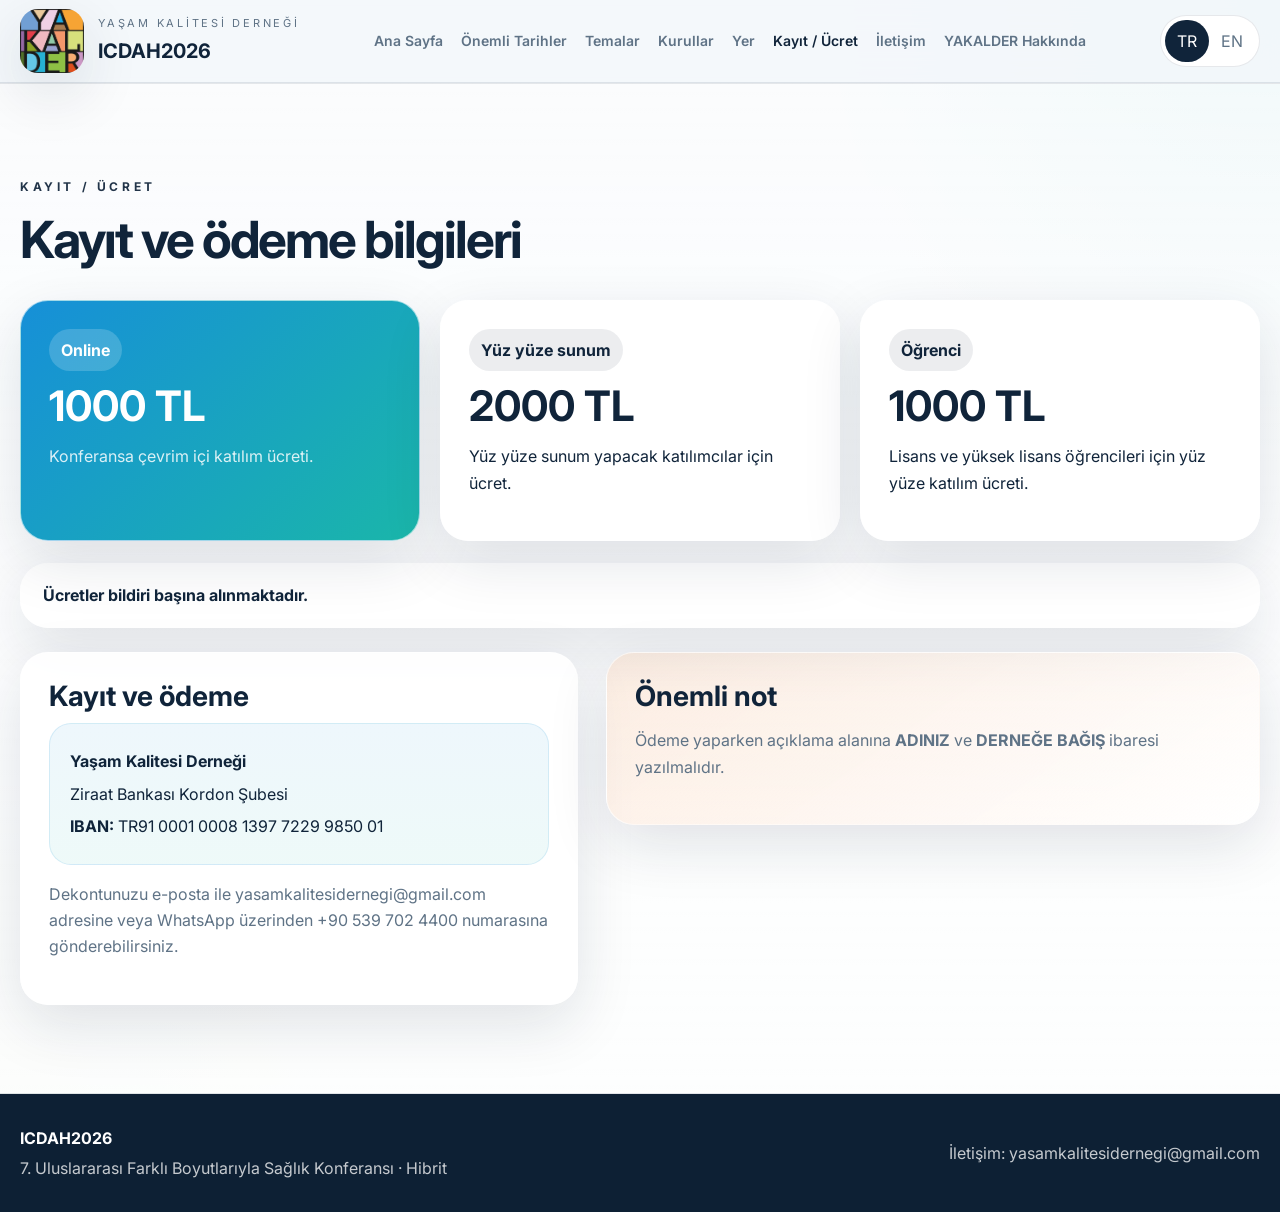
<file: register.html>
<!DOCTYPE html><html lang="tr" class="lang-tr"><head><title>ICDAH2026 | Kayıt ve Ücret</title>
<meta charset="UTF-8">
<meta name="viewport" content="width=device-width, initial-scale=1.0">
<link rel="preconnect" href="https://fonts.googleapis.com">
<link rel="preconnect" href="https://fonts.gstatic.com" crossorigin>
<link href="https://fonts.googleapis.com/css2?family=Inter:wght@400;500;600;700;800&display=swap" rel="stylesheet">
<link rel="stylesheet" href="style.css">
</head><body>

<header class="topbar">
  <div class="container topbar-inner">
    <a href="index.html" class="brand">
      <span class="brand-mark"><img src="logo.png" alt="Dernek logosu"></span>
      <span class="brand-copy">
        <small><span data-lang-inline="tr">Yaşam Kalitesi Derneği</span><span data-lang-inline="en">Quality of Life Association</span></small>
        <strong>ICDAH2026</strong>
      </span>
    </a>
    <nav class="desktop-nav">
      <a href="index.html"><span data-lang-inline="tr">Ana Sayfa</span><span data-lang-inline="en">Home</span></a><a href="dates.html"><span data-lang-inline="tr">Önemli Tarihler</span><span data-lang-inline="en">Important Dates</span></a><a href="programme.html"><span data-lang-inline="tr">Temalar</span><span data-lang-inline="en">Themes</span></a><a href="speakers.html"><span data-lang-inline="tr">Kurullar</span><span data-lang-inline="en">Boards</span></a><a href="venue.html"><span data-lang-inline="tr">Yer</span><span data-lang-inline="en">Venue</span></a><a href="register.html" class="active"><span data-lang-inline="tr">Kayıt / Ücret</span><span data-lang-inline="en">Registration / Fee</span></a><a href="contact.html"><span data-lang-inline="tr">İletişim</span><span data-lang-inline="en">Contact</span></a><a href="https://yakalder.org/" target="_blank" rel="noopener"><span data-lang-inline="tr">YAKALDER Hakkında</span><span data-lang-inline="en">About YAKALDER</span></a>
    </nav>
    <div class="topbar-actions">
      <div class="lang-switch"><button id="langTR" class="active" type="button">TR</button><button id="langEN" type="button">EN</button></div>
      <button class="menu-toggle" id="menuToggle" type="button">☰</button>
    </div>
  </div>
  <div class="container mobile-panel" id="mobilePanel">
    <nav><a href="index.html"><span data-lang-inline="tr">Ana Sayfa</span><span data-lang-inline="en">Home</span></a><a href="dates.html"><span data-lang-inline="tr">Önemli Tarihler</span><span data-lang-inline="en">Important Dates</span></a><a href="programme.html"><span data-lang-inline="tr">Temalar</span><span data-lang-inline="en">Themes</span></a><a href="speakers.html"><span data-lang-inline="tr">Kurullar</span><span data-lang-inline="en">Boards</span></a><a href="venue.html"><span data-lang-inline="tr">Yer</span><span data-lang-inline="en">Venue</span></a><a href="register.html"><span data-lang-inline="tr">Kayıt / Ücret</span><span data-lang-inline="en">Registration / Fee</span></a><a href="contact.html"><span data-lang-inline="tr">İletişim</span><span data-lang-inline="en">Contact</span></a><a href="https://yakalder.org/" target="_blank" rel="noopener"><span data-lang-inline="tr">YAKALDER Hakkında</span><span data-lang-inline="en">About YAKALDER</span></a></nav>
  </div>
</header>

<main class="section alt"><div class="container"><div class="section-head"><div class="eyebrow"><span data-lang-inline="tr">Kayıt / Ücret</span><span data-lang-inline="en">Registration / Fee</span></div><h2><span data-lang="tr">Kayıt ve ödeme bilgileri</span><span data-lang="en">Registration and payment information</span></h2></div><div class="pricing-grid"><article class="pricing-card highlight"><span class="pill"><span data-lang-inline="tr">Online</span><span data-lang-inline="en">Online</span></span><h3>1000 TL</h3><p><span data-lang="tr">Konferansa çevrim içi katılım ücreti.</span><span data-lang="en">Conference fee for online participation.</span></p></article><article class="pricing-card"><span class="pill"><span data-lang-inline="tr">Yüz yüze sunum</span><span data-lang-inline="en">In-person presentation</span></span><h3>2000 TL</h3><p><span data-lang="tr">Yüz yüze sunum yapacak katılımcılar için ücret.</span><span data-lang="en">Fee for participants presenting in person.</span></p></article><article class="pricing-card"><span class="pill"><span data-lang-inline="tr">Öğrenci</span><span data-lang-inline="en">Student</span></span><h3>1000 TL</h3><p><span data-lang="tr">Lisans ve yüksek lisans öğrencileri için yüz yüze katılım ücreti.</span><span data-lang="en">In-person participation fee for undergraduate and graduate students.</span></p></article></div><div class="notice-card"><strong><span data-lang-inline="tr">Ücretler bildiri başına alınmaktadır.</span><span data-lang-inline="en">Fees are charged per paper.</span></strong></div><div class="grid-2 register-layout"><article class="card"><h3><span data-lang="tr">Kayıt ve ödeme</span><span data-lang="en">Registration and payment</span></h3><div class="payment-box"><p><strong>Yaşam Kalitesi Derneği</strong></p><p>Ziraat Bankası Kordon Şubesi</p><p><strong>IBAN:</strong> TR91 0001 0008 1397 7229 9850 01</p></div><p><span data-lang="tr">Dekontunuzu e-posta ile yasamkalitesidernegi@gmail.com adresine veya WhatsApp üzerinden +90 539 702 4400 numarasına gönderebilirsiniz.</span><span data-lang="en">You can send your receipt by email to yasamkalitesidernegi@gmail.com or via WhatsApp to +90 539 702 4400.</span></p></article><article class="card important-note"><h3><span data-lang="tr">Önemli not</span><span data-lang="en">Important note</span></h3><p><span data-lang="tr">Ödeme yaparken açıklama alanına <strong>ADINIZ</strong> ve <strong>DERNEĞE BAĞIŞ</strong> ibaresi yazılmalıdır.</span><span data-lang="en">When making the payment, please write <strong>YOUR NAME</strong> and <strong>DONATION TO THE ASSOCIATION</strong> in the description field.</span></p></article></div></div></main>
<footer class="footer">
  <div class="container footer-inner">
    <div><strong>ICDAH2026</strong><div><span data-lang-inline="tr">7. Uluslararası Farklı Boyutlarıyla Sağlık Konferansı · Hibrit</span><span data-lang-inline="en">7th International Conference on Different Aspects of Health · Hybrid</span></div></div>
    <div><span data-lang-inline="tr">İletişim: yasamkalitesidernegi@gmail.com</span><span data-lang-inline="en">Contact: yasamkalitesidernegi@gmail.com</span></div>
  </div>
</footer>
<script src="script.js"></script></body></html>
</file>
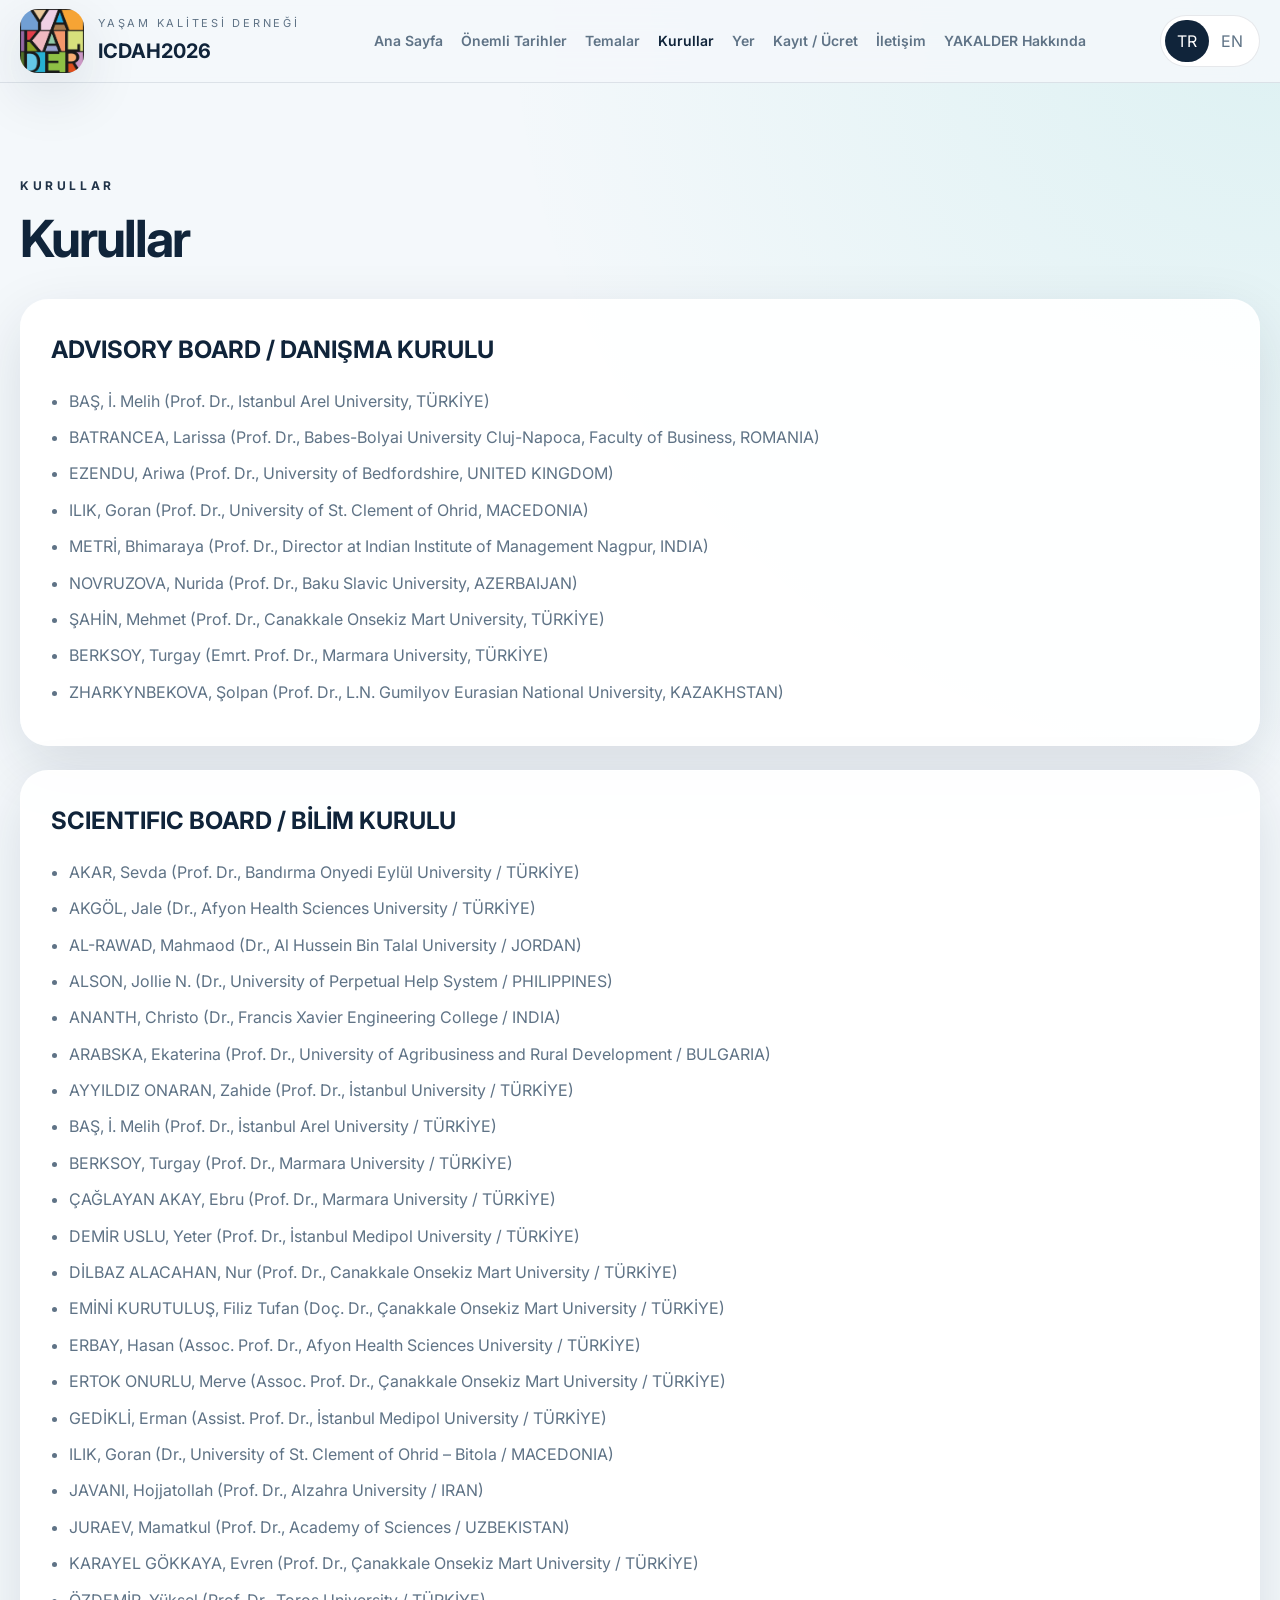
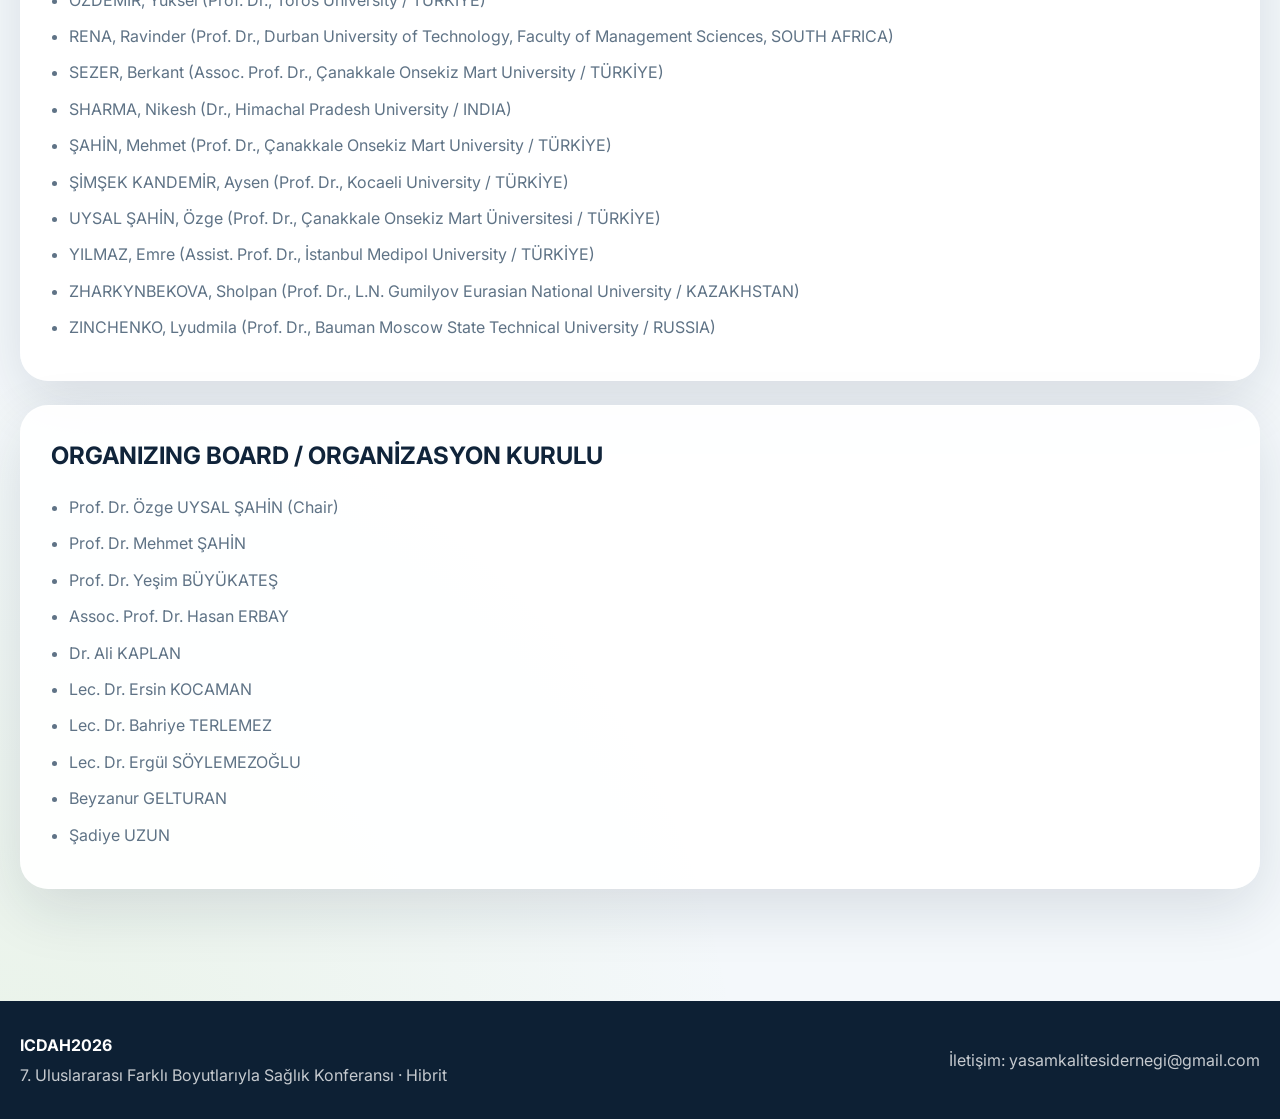
<file: speakers.html>
<!DOCTYPE html><html lang="tr" class="lang-tr"><head><title>ICDAH2026 | Kurullar</title>
<meta charset="UTF-8">
<meta name="viewport" content="width=device-width, initial-scale=1.0">
<link rel="preconnect" href="https://fonts.googleapis.com">
<link rel="preconnect" href="https://fonts.gstatic.com" crossorigin>
<link href="https://fonts.googleapis.com/css2?family=Inter:wght@400;500;600;700;800&display=swap" rel="stylesheet">
<link rel="stylesheet" href="style.css">
</head><body>

<header class="topbar">
  <div class="container topbar-inner">
    <a href="index.html" class="brand">
      <span class="brand-mark"><img src="logo.png" alt="Dernek logosu"></span>
      <span class="brand-copy">
        <small><span data-lang-inline="tr">Yaşam Kalitesi Derneği</span><span data-lang-inline="en">Quality of Life Association</span></small>
        <strong>ICDAH2026</strong>
      </span>
    </a>
    <nav class="desktop-nav">
      <a href="index.html"><span data-lang-inline="tr">Ana Sayfa</span><span data-lang-inline="en">Home</span></a><a href="dates.html"><span data-lang-inline="tr">Önemli Tarihler</span><span data-lang-inline="en">Important Dates</span></a><a href="programme.html"><span data-lang-inline="tr">Temalar</span><span data-lang-inline="en">Themes</span></a><a href="speakers.html" class="active"><span data-lang-inline="tr">Kurullar</span><span data-lang-inline="en">Boards</span></a><a href="venue.html"><span data-lang-inline="tr">Yer</span><span data-lang-inline="en">Venue</span></a><a href="register.html"><span data-lang-inline="tr">Kayıt / Ücret</span><span data-lang-inline="en">Registration / Fee</span></a><a href="contact.html"><span data-lang-inline="tr">İletişim</span><span data-lang-inline="en">Contact</span></a><a href="https://yakalder.org/" target="_blank" rel="noopener"><span data-lang-inline="tr">YAKALDER Hakkında</span><span data-lang-inline="en">About YAKALDER</span></a>
    </nav>
    <div class="topbar-actions">
      <div class="lang-switch"><button id="langTR" class="active" type="button">TR</button><button id="langEN" type="button">EN</button></div>
      <button class="menu-toggle" id="menuToggle" type="button">☰</button>
    </div>
  </div>
  <div class="container mobile-panel" id="mobilePanel">
    <nav><a href="index.html"><span data-lang-inline="tr">Ana Sayfa</span><span data-lang-inline="en">Home</span></a><a href="dates.html"><span data-lang-inline="tr">Önemli Tarihler</span><span data-lang-inline="en">Important Dates</span></a><a href="programme.html"><span data-lang-inline="tr">Temalar</span><span data-lang-inline="en">Themes</span></a><a href="speakers.html"><span data-lang-inline="tr">Kurullar</span><span data-lang-inline="en">Boards</span></a><a href="venue.html"><span data-lang-inline="tr">Yer</span><span data-lang-inline="en">Venue</span></a><a href="register.html"><span data-lang-inline="tr">Kayıt / Ücret</span><span data-lang-inline="en">Registration / Fee</span></a><a href="contact.html"><span data-lang-inline="tr">İletişim</span><span data-lang-inline="en">Contact</span></a><a href="https://yakalder.org/" target="_blank" rel="noopener"><span data-lang-inline="tr">YAKALDER Hakkında</span><span data-lang-inline="en">About YAKALDER</span></a></nav>
  </div>
</header>

<main class="section"><div class="container"><div class="section-head"><div class="eyebrow"><span data-lang-inline="tr">Kurullar</span><span data-lang-inline="en">Boards</span></div><h2><span data-lang="tr">Kurullar</span><span data-lang="en">Boards</span></h2></div><div class="board-section"><h3>ADVISORY BOARD / DANIŞMA KURULU</h3><ul class="board-list"><li>BAŞ, İ. Melih (Prof. Dr., Istanbul Arel University, TÜRKİYE)</li><li>BATRANCEA, Larissa (Prof. Dr., Babes-Bolyai University Cluj-Napoca, Faculty of Business, ROMANIA)</li><li>EZENDU, Ariwa (Prof. Dr., University of Bedfordshire, UNITED KINGDOM)</li><li>ILIK, Goran (Prof. Dr., University of St. Clement of Ohrid, MACEDONIA)</li><li>METRİ, Bhimaraya (Prof. Dr., Director at Indian Institute of Management Nagpur, INDIA)</li><li>NOVRUZOVA, Nurida (Prof. Dr., Baku Slavic University, AZERBAIJAN)</li><li>ŞAHİN, Mehmet (Prof. Dr., Canakkale Onsekiz Mart University, TÜRKİYE)</li><li>BERKSOY, Turgay (Emrt. Prof. Dr., Marmara University, TÜRKİYE)</li><li>ZHARKYNBEKOVA, Şolpan (Prof. Dr., L.N. Gumilyov Eurasian National University, KAZAKHSTAN)</li></ul></div><div class="board-section"><h3>SCIENTIFIC BOARD / BİLİM KURULU</h3><ul class="board-list"><li>AKAR, Sevda (Prof. Dr., Bandırma Onyedi Eylül University / TÜRKİYE)</li><li>AKGÖL, Jale (Dr., Afyon Health Sciences University / TÜRKİYE)</li><li>AL-RAWAD, Mahmaod (Dr., Al Hussein Bin Talal University / JORDAN)</li><li>ALSON, Jollie N. (Dr., University of Perpetual Help System / PHILIPPINES)</li><li>ANANTH, Christo (Dr., Francis Xavier Engineering College / INDIA)</li><li>ARABSKA, Ekaterina (Prof. Dr., University of Agribusiness and Rural Development / BULGARIA)</li><li>AYYILDIZ ONARAN, Zahide (Prof. Dr., İstanbul University / TÜRKİYE)</li><li>BAŞ, İ. Melih (Prof. Dr., İstanbul Arel University / TÜRKİYE)</li><li>BERKSOY, Turgay (Prof. Dr., Marmara University / TÜRKİYE)</li><li>ÇAĞLAYAN AKAY, Ebru (Prof. Dr., Marmara University / TÜRKİYE)</li><li>DEMİR USLU, Yeter (Prof. Dr., İstanbul Medipol University / TÜRKİYE)</li><li>DİLBAZ ALACAHAN, Nur (Prof. Dr., Canakkale Onsekiz Mart University / TÜRKİYE)</li><li>EMİNİ KURUTULUŞ, Filiz Tufan (Doç. Dr., Çanakkale Onsekiz Mart University / TÜRKİYE)</li><li>ERBAY, Hasan (Assoc. Prof. Dr., Afyon Health Sciences University / TÜRKİYE)</li><li>ERTOK ONURLU, Merve (Assoc. Prof. Dr., Çanakkale Onsekiz Mart University / TÜRKİYE)</li><li>GEDİKLİ, Erman (Assist. Prof. Dr., İstanbul Medipol University / TÜRKİYE)</li><li>ILIK, Goran (Dr., University of St. Clement of Ohrid – Bitola / MACEDONIA)</li><li>JAVANI, Hojjatollah (Prof. Dr., Alzahra University / IRAN)</li><li>JURAEV, Mamatkul (Prof. Dr., Academy of Sciences / UZBEKISTAN)</li><li>KARAYEL GÖKKAYA, Evren (Prof. Dr., Çanakkale Onsekiz Mart University / TÜRKİYE)</li><li>ÖZDEMİR, Yüksel (Prof. Dr., Toros University / TÜRKİYE)</li><li>RENA, Ravinder (Prof. Dr., Durban University of Technology, Faculty of Management Sciences, SOUTH AFRICA)</li><li>SEZER, Berkant (Assoc. Prof. Dr., Çanakkale Onsekiz Mart University / TÜRKİYE)</li><li>SHARMA, Nikesh (Dr., Himachal Pradesh University / INDIA)</li><li>ŞAHİN, Mehmet (Prof. Dr., Çanakkale Onsekiz Mart University / TÜRKİYE)</li><li>ŞİMŞEK KANDEMİR, Aysen (Prof. Dr., Kocaeli University / TÜRKİYE)</li><li>UYSAL ŞAHİN, Özge (Prof. Dr., Çanakkale Onsekiz Mart Üniversitesi / TÜRKİYE)</li><li>YILMAZ, Emre (Assist. Prof. Dr., İstanbul Medipol University / TÜRKİYE)</li><li>ZHARKYNBEKOVA, Sholpan (Prof. Dr., L.N. Gumilyov Eurasian National University / KAZAKHSTAN)</li><li>ZINCHENKO, Lyudmila (Prof. Dr., Bauman Moscow State Technical University / RUSSIA)</li></ul></div><div class="board-section"><h3>ORGANIZING BOARD / ORGANİZASYON KURULU</h3><ul class="board-list"><li>Prof. Dr. Özge UYSAL ŞAHİN (Chair)</li><li>Prof. Dr. Mehmet ŞAHİN</li><li>Prof. Dr. Yeşim BÜYÜKATEŞ</li><li>Assoc. Prof. Dr. Hasan ERBAY</li><li>Dr. Ali KAPLAN</li><li>Lec. Dr. Ersin KOCAMAN</li><li>Lec. Dr. Bahriye TERLEMEZ</li><li>Lec. Dr. Ergül SÖYLEMEZOĞLU</li><li>Beyzanur GELTURAN</li><li>Şadiye UZUN</li></ul></div></div></main>
<footer class="footer">
  <div class="container footer-inner">
    <div><strong>ICDAH2026</strong><div><span data-lang-inline="tr">7. Uluslararası Farklı Boyutlarıyla Sağlık Konferansı · Hibrit</span><span data-lang-inline="en">7th International Conference on Different Aspects of Health · Hybrid</span></div></div>
    <div><span data-lang-inline="tr">İletişim: yasamkalitesidernegi@gmail.com</span><span data-lang-inline="en">Contact: yasamkalitesidernegi@gmail.com</span></div>
  </div>
</footer>
<script src="script.js"></script></body></html>
</file>
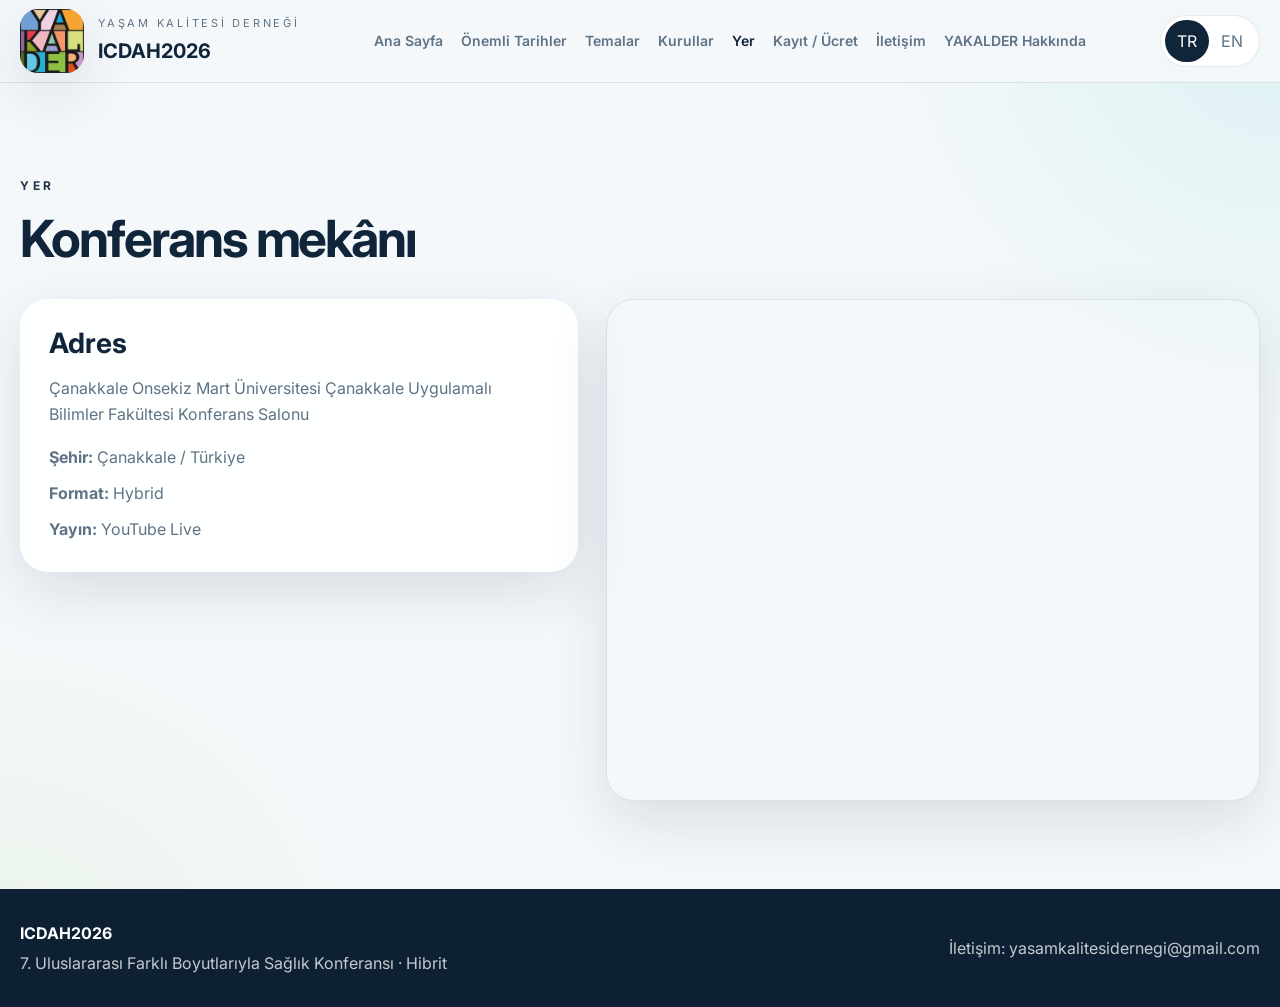
<file: venue.html>
<!DOCTYPE html><html lang="tr" class="lang-tr"><head><title>ICDAH2026 | Yer</title>
<meta charset="UTF-8">
<meta name="viewport" content="width=device-width, initial-scale=1.0">
<link rel="preconnect" href="https://fonts.googleapis.com">
<link rel="preconnect" href="https://fonts.gstatic.com" crossorigin>
<link href="https://fonts.googleapis.com/css2?family=Inter:wght@400;500;600;700;800&display=swap" rel="stylesheet">
<link rel="stylesheet" href="style.css">
</head><body>

<header class="topbar">
  <div class="container topbar-inner">
    <a href="index.html" class="brand">
      <span class="brand-mark"><img src="logo.png" alt="Dernek logosu"></span>
      <span class="brand-copy">
        <small><span data-lang-inline="tr">Yaşam Kalitesi Derneği</span><span data-lang-inline="en">Quality of Life Association</span></small>
        <strong>ICDAH2026</strong>
      </span>
    </a>
    <nav class="desktop-nav">
      <a href="index.html"><span data-lang-inline="tr">Ana Sayfa</span><span data-lang-inline="en">Home</span></a><a href="dates.html"><span data-lang-inline="tr">Önemli Tarihler</span><span data-lang-inline="en">Important Dates</span></a><a href="programme.html"><span data-lang-inline="tr">Temalar</span><span data-lang-inline="en">Themes</span></a><a href="speakers.html"><span data-lang-inline="tr">Kurullar</span><span data-lang-inline="en">Boards</span></a><a href="venue.html" class="active"><span data-lang-inline="tr">Yer</span><span data-lang-inline="en">Venue</span></a><a href="register.html"><span data-lang-inline="tr">Kayıt / Ücret</span><span data-lang-inline="en">Registration / Fee</span></a><a href="contact.html"><span data-lang-inline="tr">İletişim</span><span data-lang-inline="en">Contact</span></a><a href="https://yakalder.org/" target="_blank" rel="noopener"><span data-lang-inline="tr">YAKALDER Hakkında</span><span data-lang-inline="en">About YAKALDER</span></a>
    </nav>
    <div class="topbar-actions">
      <div class="lang-switch"><button id="langTR" class="active" type="button">TR</button><button id="langEN" type="button">EN</button></div>
      <button class="menu-toggle" id="menuToggle" type="button">☰</button>
    </div>
  </div>
  <div class="container mobile-panel" id="mobilePanel">
    <nav><a href="index.html"><span data-lang-inline="tr">Ana Sayfa</span><span data-lang-inline="en">Home</span></a><a href="dates.html"><span data-lang-inline="tr">Önemli Tarihler</span><span data-lang-inline="en">Important Dates</span></a><a href="programme.html"><span data-lang-inline="tr">Temalar</span><span data-lang-inline="en">Themes</span></a><a href="speakers.html"><span data-lang-inline="tr">Kurullar</span><span data-lang-inline="en">Boards</span></a><a href="venue.html"><span data-lang-inline="tr">Yer</span><span data-lang-inline="en">Venue</span></a><a href="register.html"><span data-lang-inline="tr">Kayıt / Ücret</span><span data-lang-inline="en">Registration / Fee</span></a><a href="contact.html"><span data-lang-inline="tr">İletişim</span><span data-lang-inline="en">Contact</span></a><a href="https://yakalder.org/" target="_blank" rel="noopener"><span data-lang-inline="tr">YAKALDER Hakkında</span><span data-lang-inline="en">About YAKALDER</span></a></nav>
  </div>
</header>

<main class="section"><div class="container"><div class="section-head"><div class="eyebrow"><span data-lang-inline="tr">Yer</span><span data-lang-inline="en">Venue</span></div><h2><span data-lang="tr">Konferans mekânı</span><span data-lang="en">Conference venue</span></h2></div><div class="grid-2"><article class="card"><h3><span data-lang="tr">Adres</span><span data-lang="en">Address</span></h3><p>Çanakkale Onsekiz Mart Üniversitesi Çanakkale Uygulamalı Bilimler Fakültesi Konferans Salonu</p><div class="info-stack"><div><strong><span data-lang-inline="tr">Şehir:</span><span data-lang-inline="en">City:</span></strong> Çanakkale / Türkiye</div><div><strong><span data-lang-inline="tr">Format:</span><span data-lang-inline="en">Format:</span></strong> Hybrid</div><div><strong><span data-lang-inline="tr">Yayın:</span><span data-lang-inline="en">Broadcast:</span></strong> YouTube Live</div></div></article><div class="map-wrap large"><iframe title="Conference venue map" src="https://www.google.com/maps?q=Çanakkale%20Onsekiz%20Mart%20Üniversitesi%20Çanakkale%20Uygulamalı%20Bilimler%20Fakültesi&output=embed" loading="lazy" referrerpolicy="no-referrer-when-downgrade" allowfullscreen></iframe></div></div></div></main>
<footer class="footer">
  <div class="container footer-inner">
    <div><strong>ICDAH2026</strong><div><span data-lang-inline="tr">7. Uluslararası Farklı Boyutlarıyla Sağlık Konferansı · Hibrit</span><span data-lang-inline="en">7th International Conference on Different Aspects of Health · Hybrid</span></div></div>
    <div><span data-lang-inline="tr">İletişim: yasamkalitesidernegi@gmail.com</span><span data-lang-inline="en">Contact: yasamkalitesidernegi@gmail.com</span></div>
  </div>
</footer>
<script src="script.js"></script></body></html>
</file>
<file: style.css>
:root{--bg:#f4f8fb;--surface:#fff;--text:#10243a;--muted:#5f7386;--primary:#0d8bd6;--teal:#11b3a6;--green:#87c540;--line:rgba(16,36,58,.1);--shadow:0 20px 60px rgba(13,35,57,.12);--radius:28px;--max:1240px}
*{box-sizing:border-box}html{scroll-behavior:smooth}body{margin:0;font-family:"Inter",ui-sans-serif,system-ui,sans-serif;color:var(--text);background:radial-gradient(circle at top right,rgba(17,179,166,.10),transparent 26%),radial-gradient(circle at bottom left,rgba(135,197,64,.10),transparent 25%),var(--bg);line-height:1.65}
img{max-width:100%;display:block}a{text-decoration:none;color:inherit}button,input,textarea{font:inherit}.container{width:min(var(--max),calc(100% - 32px));margin:0 auto}
.topbar{position:sticky;top:0;z-index:999;background:rgba(244,248,251,.88);backdrop-filter:blur(18px);border-bottom:1px solid var(--line)}
.topbar-inner{display:flex;align-items:center;justify-content:space-between;gap:20px;min-height:82px}.brand{display:flex;align-items:center;gap:14px}.brand-mark{width:64px;height:64px;border-radius:18px;overflow:hidden;background:#fff;box-shadow:var(--shadow)}.brand-mark img{width:100%;height:100%;object-fit:cover}.brand-copy small{display:block;font-size:11px;letter-spacing:.25em;text-transform:uppercase;color:var(--muted);margin-bottom:3px}.brand-copy strong{font-size:20px}
.desktop-nav{display:flex;gap:18px;flex-wrap:wrap}.desktop-nav a{font-size:14px;font-weight:600;color:var(--muted)}.desktop-nav a.active,.desktop-nav a:hover{color:var(--text)}
.topbar-actions{display:flex;align-items:center;gap:10px}.lang-switch{display:inline-flex;padding:4px;background:#fff;border:1px solid var(--line);border-radius:999px}.lang-switch button{border:0;background:transparent;padding:8px 12px;border-radius:999px;cursor:pointer;color:var(--muted)}.lang-switch button.active{background:var(--text);color:#fff}.menu-toggle{display:none;width:44px;height:44px;border:1px solid var(--line);border-radius:50%;background:#fff}.mobile-panel{display:none;padding:0 0 18px}.mobile-panel.open{display:block}.mobile-panel nav{display:grid;gap:10px}.mobile-panel a{padding:12px 14px;border-radius:16px;background:rgba(255,255,255,.92);border:1px solid var(--line)}
.hero{position:relative;min-height:calc(100vh - 82px);overflow:hidden;isolation:isolate}.hero-slider,.hero-overlay,.hero-particles{position:absolute;inset:0}.hero-slide{position:absolute;inset:0;opacity:0;transition:opacity 1s ease;background-size:cover;background-position:center;transform:scale(1.08);animation:kenburns 16s ease-in-out infinite alternate}.hero-slide.active{opacity:1}.hero-slide-1{background-image:linear-gradient(120deg,rgba(6,43,74,.86),rgba(10,125,180,.42)),url("https://images.unsplash.com/photo-1576091160399-112ba8d25d1d?auto=format&fit=crop&w=1600&q=80")}.hero-slide-2{background-image:linear-gradient(120deg,rgba(12,41,74,.86),rgba(17,179,166,.42)),url("https://images.unsplash.com/photo-1584515933487-779824d29309?auto=format&fit=crop&w=1600&q=80")}.hero-slide-3{background-image:linear-gradient(120deg,rgba(15,39,64,.88),rgba(135,197,64,.34)),url("https://images.unsplash.com/photo-1516549655169-df83a0774514?auto=format&fit=crop&w=1600&q=80")}.hero-overlay{background:linear-gradient(90deg,rgba(7,27,46,.86) 0%,rgba(7,27,46,.60) 42%,rgba(7,27,46,.28) 100%)}.hero-particles:before,.hero-particles:after{content:"";position:absolute;width:46vw;height:46vw;border-radius:50%;background:radial-gradient(circle,rgba(255,255,255,.12),transparent 60%);filter:blur(10px);animation:floatGlow 14s ease-in-out infinite}.hero-particles:before{left:-10%;bottom:10%}.hero-particles:after{right:-12%;top:12%;animation-delay:-4s}
.hero-inner{position:relative;z-index:2;display:grid;grid-template-columns:1.15fr .85fr;gap:28px;align-items:center;padding:90px 0 80px}.hero-copy{color:#fff}.eyebrow{display:inline-block;text-transform:uppercase;letter-spacing:.30em;font-size:12px;font-weight:700;margin-bottom:16px;opacity:.92}.hero h1{margin:0;font-size:clamp(56px,9vw,104px);line-height:.92;letter-spacing:-.06em}.hero h2{margin:18px 0 0;max-width:780px;font-size:clamp(24px,4vw,48px);line-height:1.04;letter-spacing:-.04em}.hero p{max-width:720px;margin-top:22px;font-size:clamp(16px,2vw,19px);opacity:.95}.hero-meta{display:flex;flex-wrap:wrap;gap:12px;margin-top:24px}.hero-meta span{display:inline-flex;align-items:center;padding:10px 16px;border-radius:999px;background:rgba(255,255,255,.12);border:1px solid rgba(255,255,255,.18);backdrop-filter:blur(10px)}.hero-cta{display:flex;flex-wrap:wrap;gap:12px;margin-top:28px}.slider-dots{display:flex;gap:10px;margin-top:26px}.slider-dot{width:12px;height:12px;border-radius:999px;border:0;background:rgba(255,255,255,.34);cursor:pointer}.slider-dot.active{background:#fff}
.btn{display:inline-flex;align-items:center;justify-content:center;min-height:52px;padding:0 24px;border-radius:999px;border:1px solid transparent;font-weight:700;transition:.2s ease;cursor:pointer}.btn:hover{transform:translateY(-2px)}.btn-primary{background:#fff;color:var(--text)}.btn-primary.dark{background:linear-gradient(135deg,var(--primary),var(--teal));color:#fff}.btn-secondary{background:rgba(255,255,255,.08);color:#fff;border-color:rgba(255,255,255,.22)}
.hero-card,.card,.prose-card,.pricing-card,.notice-card,.stat-card,.theme-card,.board-section{background:rgba(255,255,255,.92);border:1px solid rgba(255,255,255,.60);box-shadow:var(--shadow);border-radius:var(--radius)}
.hero-card{justify-self:end;max-width:440px;padding:28px;color:#fff;background:rgba(255,255,255,.12);border-color:rgba(255,255,255,.22);backdrop-filter:blur(18px)}.hero-card h3{margin:8px 0 12px;font-size:28px;line-height:1.12}.hero-card p{margin:0}
.section{padding:88px 0}.section-tight{padding-top:0;margin-top:-28px;position:relative;z-index:3}.section.alt{background:linear-gradient(180deg,rgba(255,255,255,.6),rgba(255,255,255,.85));border-top:1px solid var(--line);border-bottom:1px solid var(--line)}.section-head{margin-bottom:34px;max-width:860px}.section-head.narrow{max-width:760px}.section-head.compact{margin-bottom:18px}.section-head h2{margin:0;font-size:clamp(32px,4vw,54px);line-height:1.04;letter-spacing:-.04em}.section-head p{color:var(--muted);margin:14px 0 0;font-size:16px}
.grid-2{display:grid;grid-template-columns:.92fr 1.08fr;gap:28px;align-items:start}.card{padding:28px;background:rgba(255,255,255,.88)}.card h3{margin:0 0 12px;font-size:28px;line-height:1.1}.card p,.muted{color:var(--muted)}
.stats-grid,.theme-preview-grid,.themes-grid,.pricing-grid{display:grid;gap:20px}.stats-grid{grid-template-columns:repeat(4,1fr)}.stat-card{padding:26px 24px;text-align:center}.stat-card strong{display:block;font-size:34px;margin-bottom:8px}.stat-card span{color:var(--muted)}
.prose-card{padding:34px}.prose-card p{margin:0;color:var(--text);font-size:17px}.theme-preview-grid{grid-template-columns:repeat(4,1fr)}.mini-theme{padding:18px;border-radius:20px;background:rgba(255,255,255,.8);border:1px solid var(--line);font-weight:600}.centered-actions{margin-top:26px;display:flex;justify-content:center}.themes-grid{grid-template-columns:repeat(3,1fr)}.theme-card{padding:24px}.theme-card h3{margin:0 0 10px;font-size:22px}.theme-card p{margin:0;color:var(--muted)}
.map-wrap{overflow:hidden;min-height:420px;border-radius:28px;border:1px solid var(--line);box-shadow:var(--shadow)}.map-wrap.large{min-height:500px}.map-wrap iframe{width:100%;height:100%;min-height:inherit;border:0;display:block}
.feature-list,.board-list{margin:16px 0 0;padding-left:18px;color:var(--muted)}.feature-list li,.board-list li{margin-bottom:10px}.info-stack{display:grid;gap:10px;color:var(--muted)}
.board-section{padding:30px;margin-bottom:24px}.board-section h3{margin-top:0;margin-bottom:18px;font-size:24px}
.pricing-grid{grid-template-columns:repeat(3,1fr)}.pricing-card{padding:28px}.pricing-card.highlight{background:linear-gradient(135deg,rgba(13,139,214,.96),rgba(17,179,166,.96));color:#fff}.pricing-card.highlight p{color:rgba(255,255,255,.84)}.pricing-card h3{margin:14px 0 10px;font-size:42px;line-height:1}.pill{display:inline-flex;padding:8px 12px;border-radius:999px;background:rgba(16,36,58,.08);font-weight:700;color:var(--text)}.pricing-card.highlight .pill{background:rgba(255,255,255,.18);color:#fff}.notice-card{margin-top:22px;padding:18px 22px}.register-layout{margin-top:24px}.payment-box{padding:18px 20px;border-radius:22px;background:linear-gradient(180deg,rgba(13,139,214,.07),rgba(17,179,166,.07));border:1px solid rgba(13,139,214,.12)}.payment-box p{margin:6px 0;color:var(--text)}.important-note{background:linear-gradient(145deg,rgba(255,143,60,.14),rgba(255,255,255,.92))}
.contact-form{display:grid;gap:16px}.contact-form label{display:grid;gap:8px;font-weight:600}.contact-form input,.contact-form textarea{width:100%;border:1px solid var(--line);border-radius:18px;padding:14px 16px;background:#fff;color:var(--text)}.hidden-field{display:none}
.footer{padding:30px 0;border-top:1px solid var(--line);background:#0d2034;color:rgba(255,255,255,.76)}.footer-inner{display:flex;align-items:center;justify-content:space-between;gap:16px;flex-wrap:wrap}.footer strong{display:block;color:#fff;margin-bottom:4px}
[data-lang]{display:none}html.lang-tr [data-lang="tr"]{display:block}html.lang-en [data-lang="en"]{display:block}html.lang-tr [data-lang-inline="tr"],html.lang-en [data-lang-inline="en"]{display:inline}html.lang-tr [data-lang-inline="en"],html.lang-en [data-lang-inline="tr"]{display:none}
@keyframes kenburns{0%{transform:scale(1.06)}100%{transform:scale(1.14) translate3d(-1.5%,-1.5%,0)}}@keyframes floatGlow{0%,100%{transform:translate3d(0,0,0) scale(1)}50%{transform:translate3d(4%,-4%,0) scale(1.08)}}
@media (max-width:1100px){.desktop-nav{display:none}.menu-toggle{display:inline-grid;place-items:center}.hero-inner,.grid-2,.pricing-grid,.themes-grid,.theme-preview-grid,.stats-grid{grid-template-columns:1fr}.hero-card{justify-self:stretch;max-width:none}}
@media (max-width:720px){.container{width:min(var(--max),calc(100% - 20px))}.topbar-inner{min-height:74px}.brand-mark{width:52px;height:52px}.brand-copy strong{font-size:18px}.section{padding:62px 0}.hero{min-height:88vh}.hero-inner{padding:64px 0 48px}.hero-card,.card,.theme-card,.pricing-card,.board-section,.prose-card,.stat-card{padding:22px}.btn{width:100%}}


/* theme page refresh */
.theme-card.icon-only{
  text-align:center;
  min-height: 190px;
  display:flex;
  align-items:center;
  justify-content:center;
  flex-direction:column;
  gap:16px;
  background: linear-gradient(180deg, rgba(255,255,255,.96), rgba(246,250,255,.92));
}
.theme-card.icon-only .theme-icon{
  width:72px;
  height:72px;
  display:grid;
  place-items:center;
  border-radius:22px;
  background: linear-gradient(135deg, rgba(13,139,214,.12), rgba(17,179,166,.16));
  font-size:32px;
  box-shadow: inset 0 0 0 1px rgba(13,139,214,.08);
}
.theme-card.icon-only h3{
  margin:0;
  font-size:22px;
}
.theme-card.icon-only p{display:none;}

/* important dates */
.countdown-shell{
  margin-bottom: 34px;
}
.countdown-card{
  position:relative;
  overflow:hidden;
  border-radius:32px;
  padding:32px;
  color:#fff;
  background:
    radial-gradient(circle at top left, rgba(255,255,255,.18), transparent 28%),
    radial-gradient(circle at bottom right, rgba(255,255,255,.10), transparent 25%),
    linear-gradient(135deg, #0d8bd6, #11b3a6 58%, #87c540);
  box-shadow: var(--shadow);
}
.countdown-card::after{
  content:"";
  position:absolute;
  inset:auto -10% -35% auto;
  width:320px;
  height:320px;
  border-radius:50%;
  background: rgba(255,255,255,.12);
  filter: blur(8px);
}
.countdown-card h3{
  position:relative;
  margin:0 0 22px;
  font-size: clamp(28px, 4vw, 42px);
  line-height:1.05;
}
.countdown-grid{
  position:relative;
  display:grid;
  grid-template-columns: repeat(4, 1fr);
  gap:16px;
}
.count-box{
  background: rgba(255,255,255,.12);
  border: 1px solid rgba(255,255,255,.18);
  border-radius: 24px;
  padding: 22px 16px;
  text-align:center;
  backdrop-filter: blur(8px);
}
.count-box strong{
  display:block;
  font-size: clamp(32px, 5vw, 52px);
  line-height:1;
  margin-bottom:8px;
}
.count-box span{
  font-weight:600;
  opacity:.92;
}

.dates-timeline{
  display:grid;
  gap:20px;
  position:relative;
}
.dates-timeline::before{
  content:"";
  position:absolute;
  left:29px;
  top:10px;
  bottom:10px;
  width:2px;
  background: linear-gradient(180deg, rgba(13,139,214,.26), rgba(17,179,166,.32), rgba(135,197,64,.32));
}
.date-node{
  position:relative;
  display:grid;
  grid-template-columns: 160px 1fr;
  gap:22px;
  align-items:start;
}
.date-badge{
  position:relative;
  z-index:1;
  display:inline-flex;
  justify-content:center;
  align-items:center;
  min-height:58px;
  padding:0 18px;
  border-radius:999px;
  background:#fff;
  border:1px solid rgba(13,139,214,.12);
  box-shadow: var(--shadow);
  font-weight:800;
  color: var(--primary);
}
.date-content{
  background: rgba(255,255,255,.94);
  border:1px solid rgba(255,255,255,.70);
  border-radius:26px;
  padding:24px 26px;
  box-shadow: var(--shadow);
  transform: translateY(0);
  transition: .25s ease;
}
.date-content:hover{ transform: translateY(-3px); }
.date-content h3{
  margin:0;
  font-size: clamp(22px, 2.6vw, 30px);
  line-height:1.15;
}
.date-content p{
  margin:10px 0 0;
  color: var(--muted);
}
.date-node.featured .date-badge{
  background: linear-gradient(135deg, #0d8bd6, #11b3a6);
  color:#fff;
}
.date-node.featured .date-content{
  background: linear-gradient(180deg, rgba(13,139,214,.08), rgba(17,179,166,.10));
}

@media (max-width: 900px){
  .countdown-grid{ grid-template-columns: repeat(2, 1fr); }
  .date-node{ grid-template-columns: 1fr; gap:14px; }
  .dates-timeline::before{ display:none; }
}


.hero-main-title{
  font-size: clamp(28px, 4vw, 50px) !important;
}
.hero-conference-title{
  text-shadow: 0 10px 30px rgba(0,0,0,.28), 0 3px 10px rgba(0,0,0,.22);
  animation: titleFloat 4s ease-in-out infinite;
  will-change: transform;
}
@keyframes titleFloat{
  0%,100%{ transform: translateY(0); }
  50%{ transform: translateY(-6px); }
}
</file>
